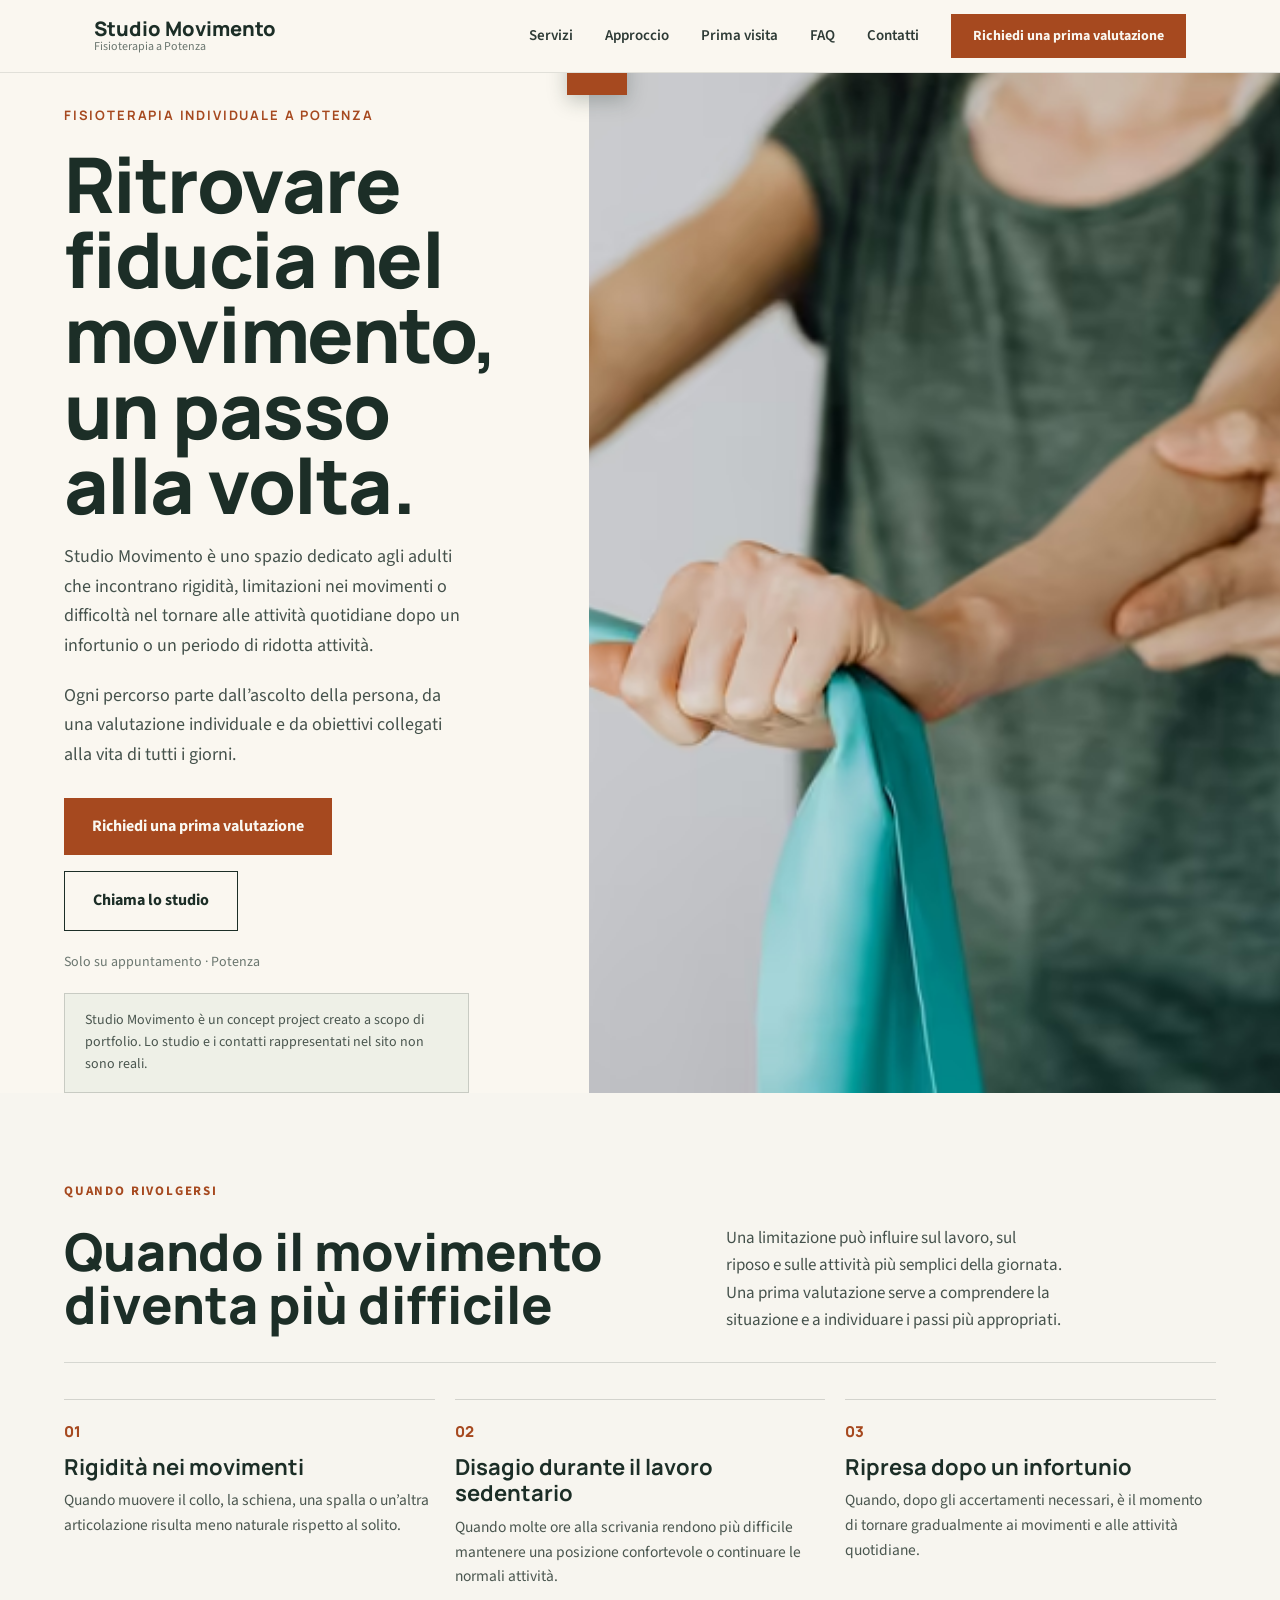
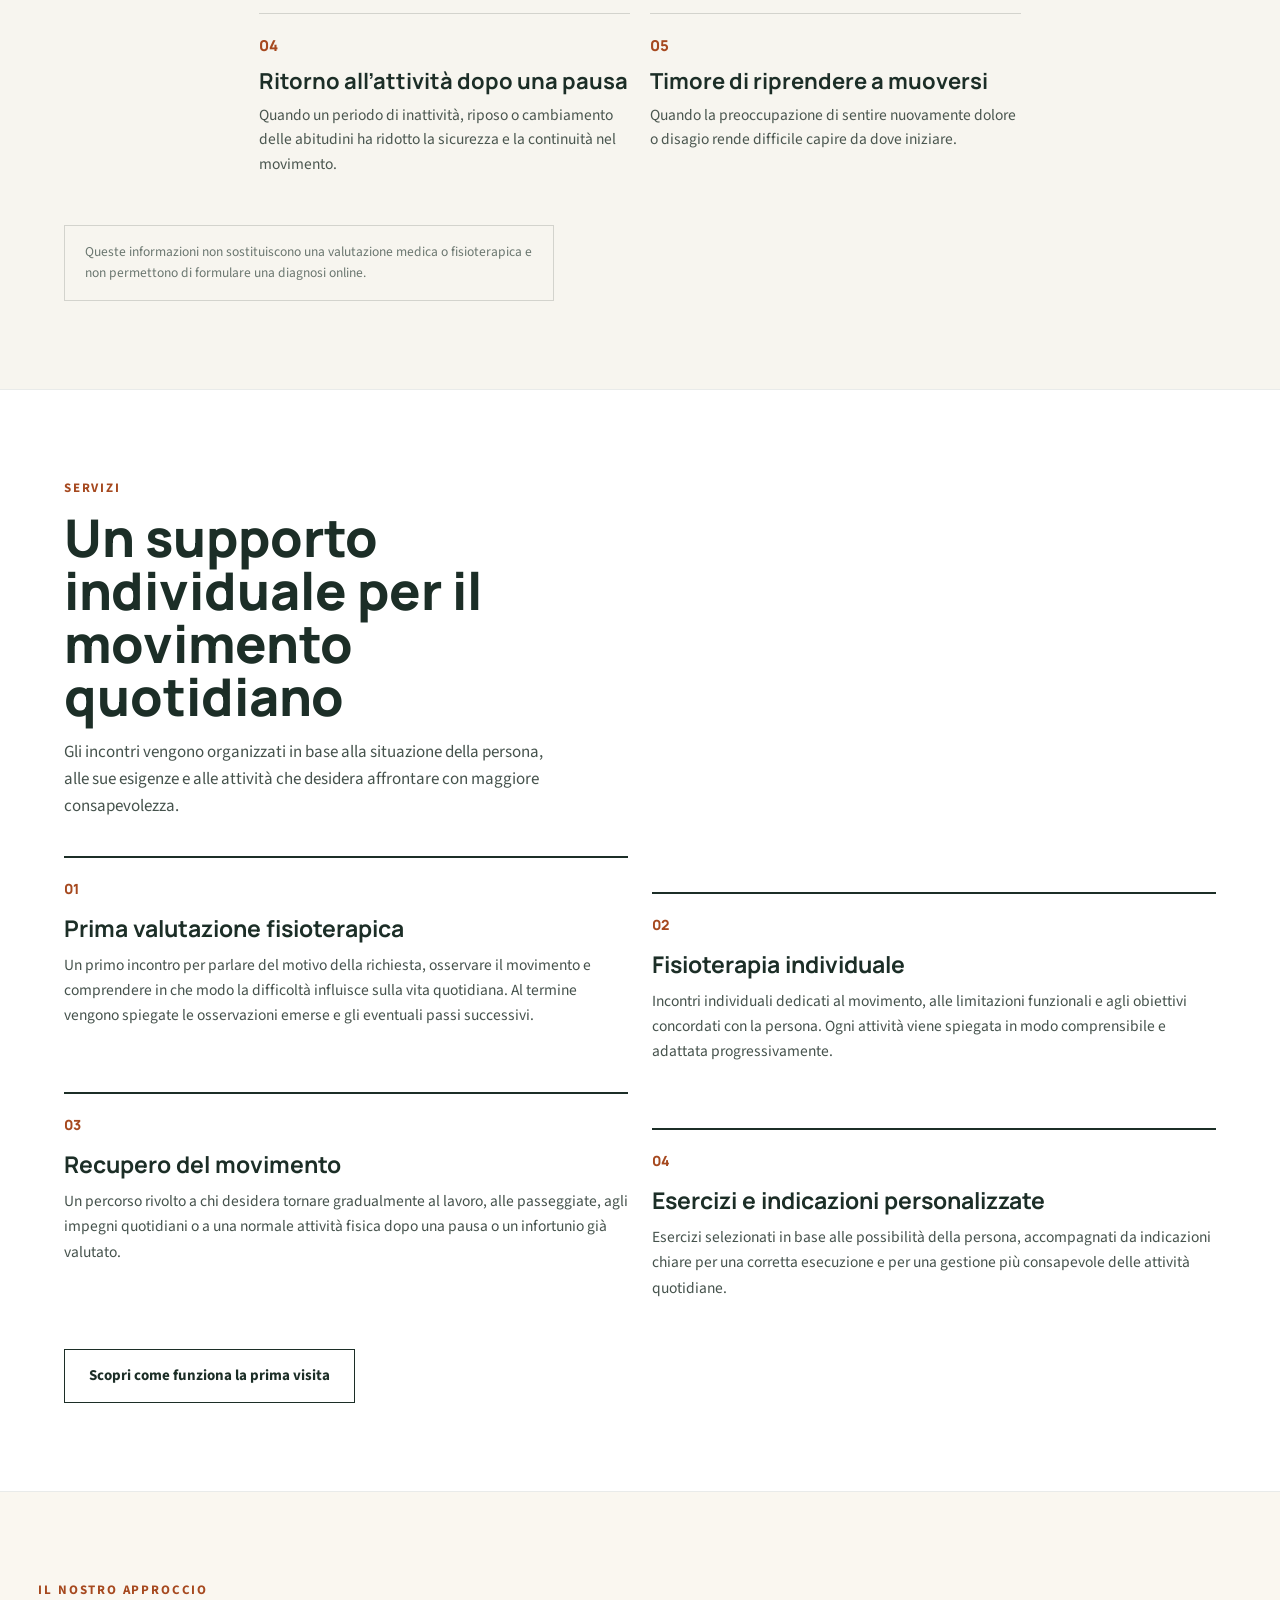
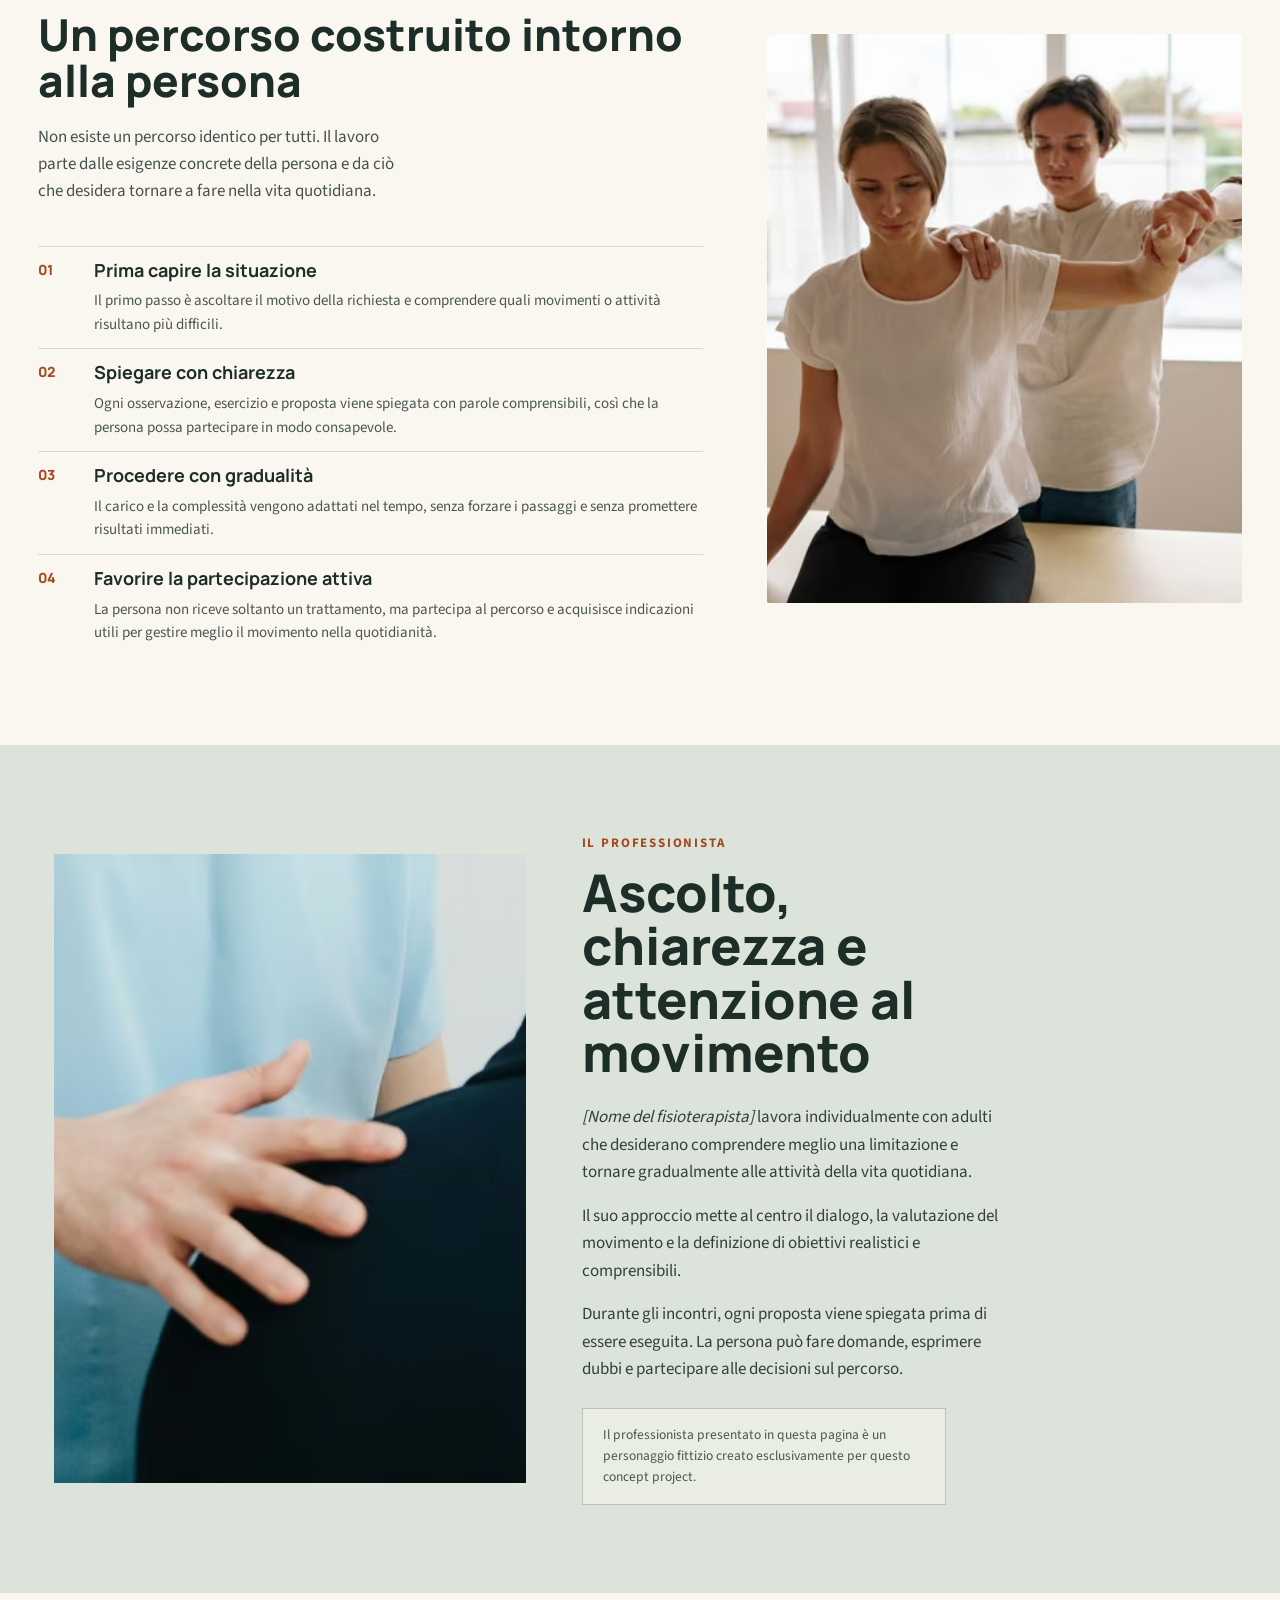
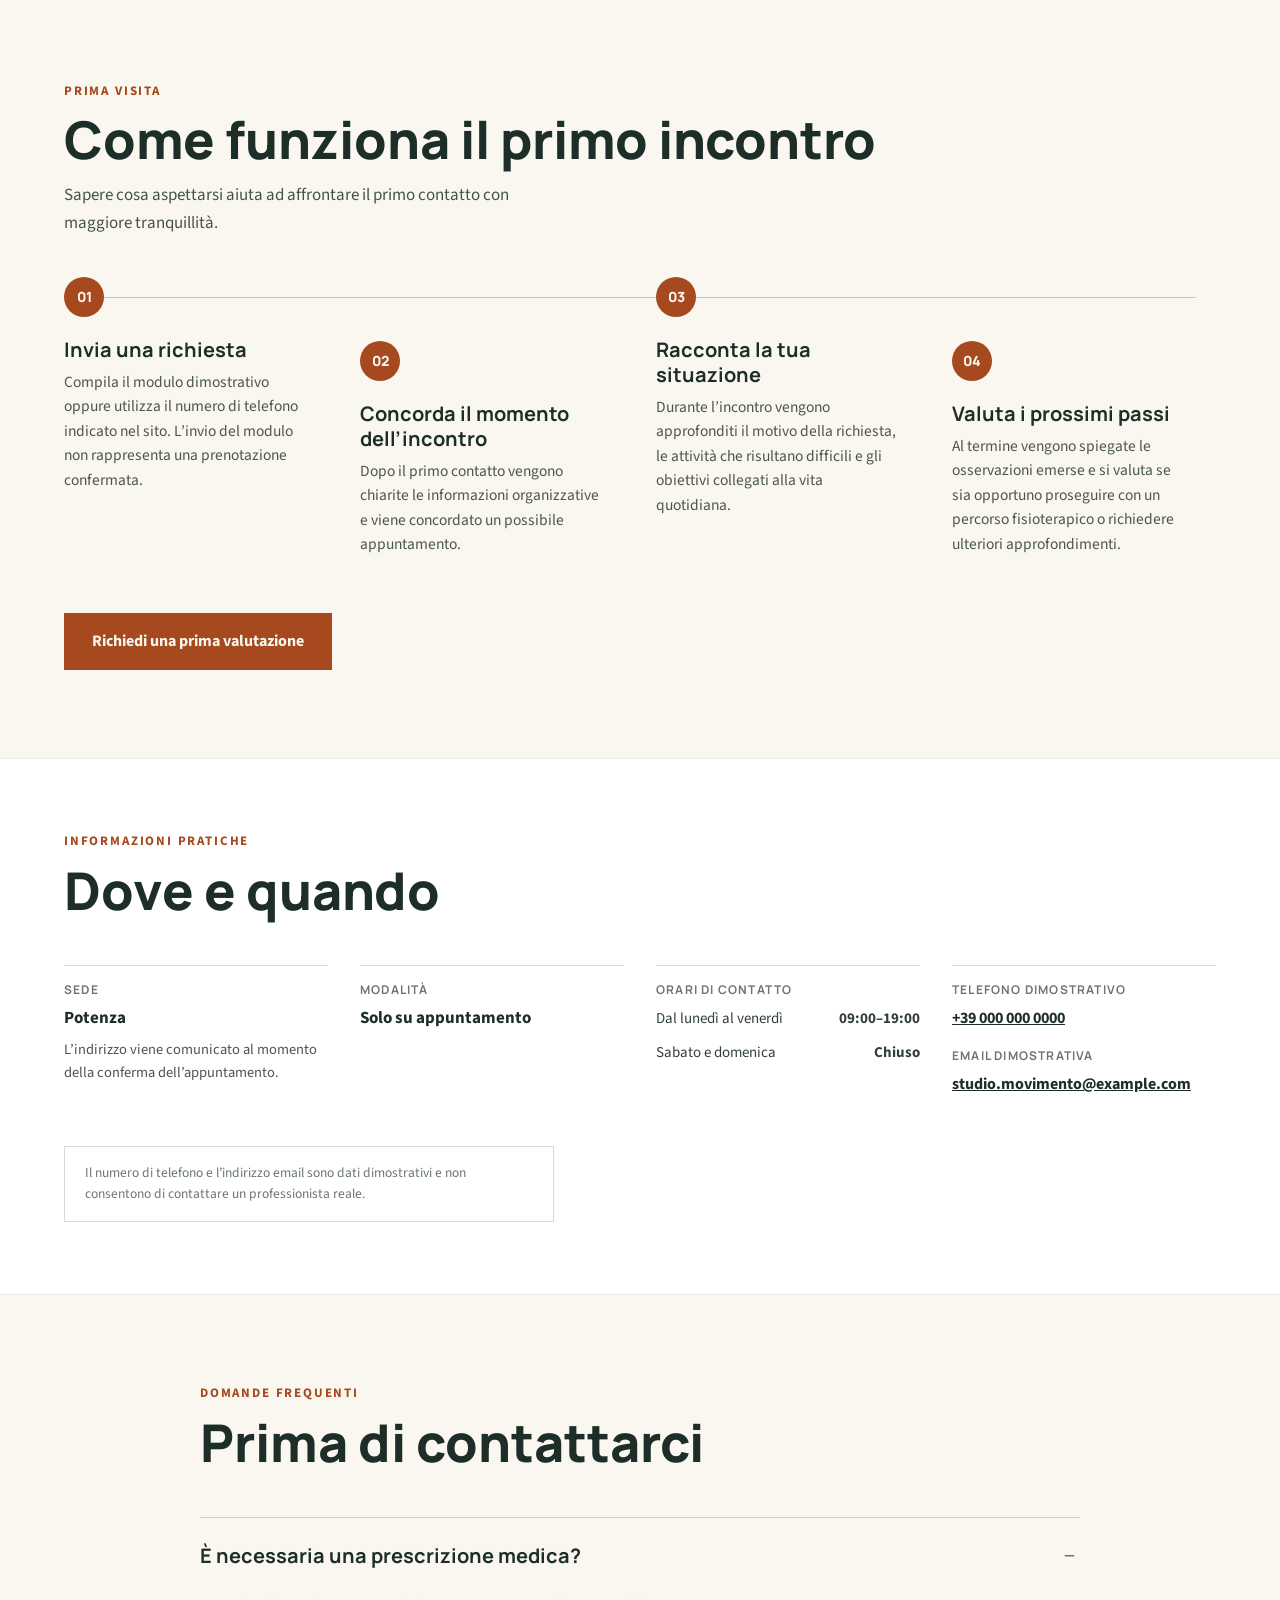
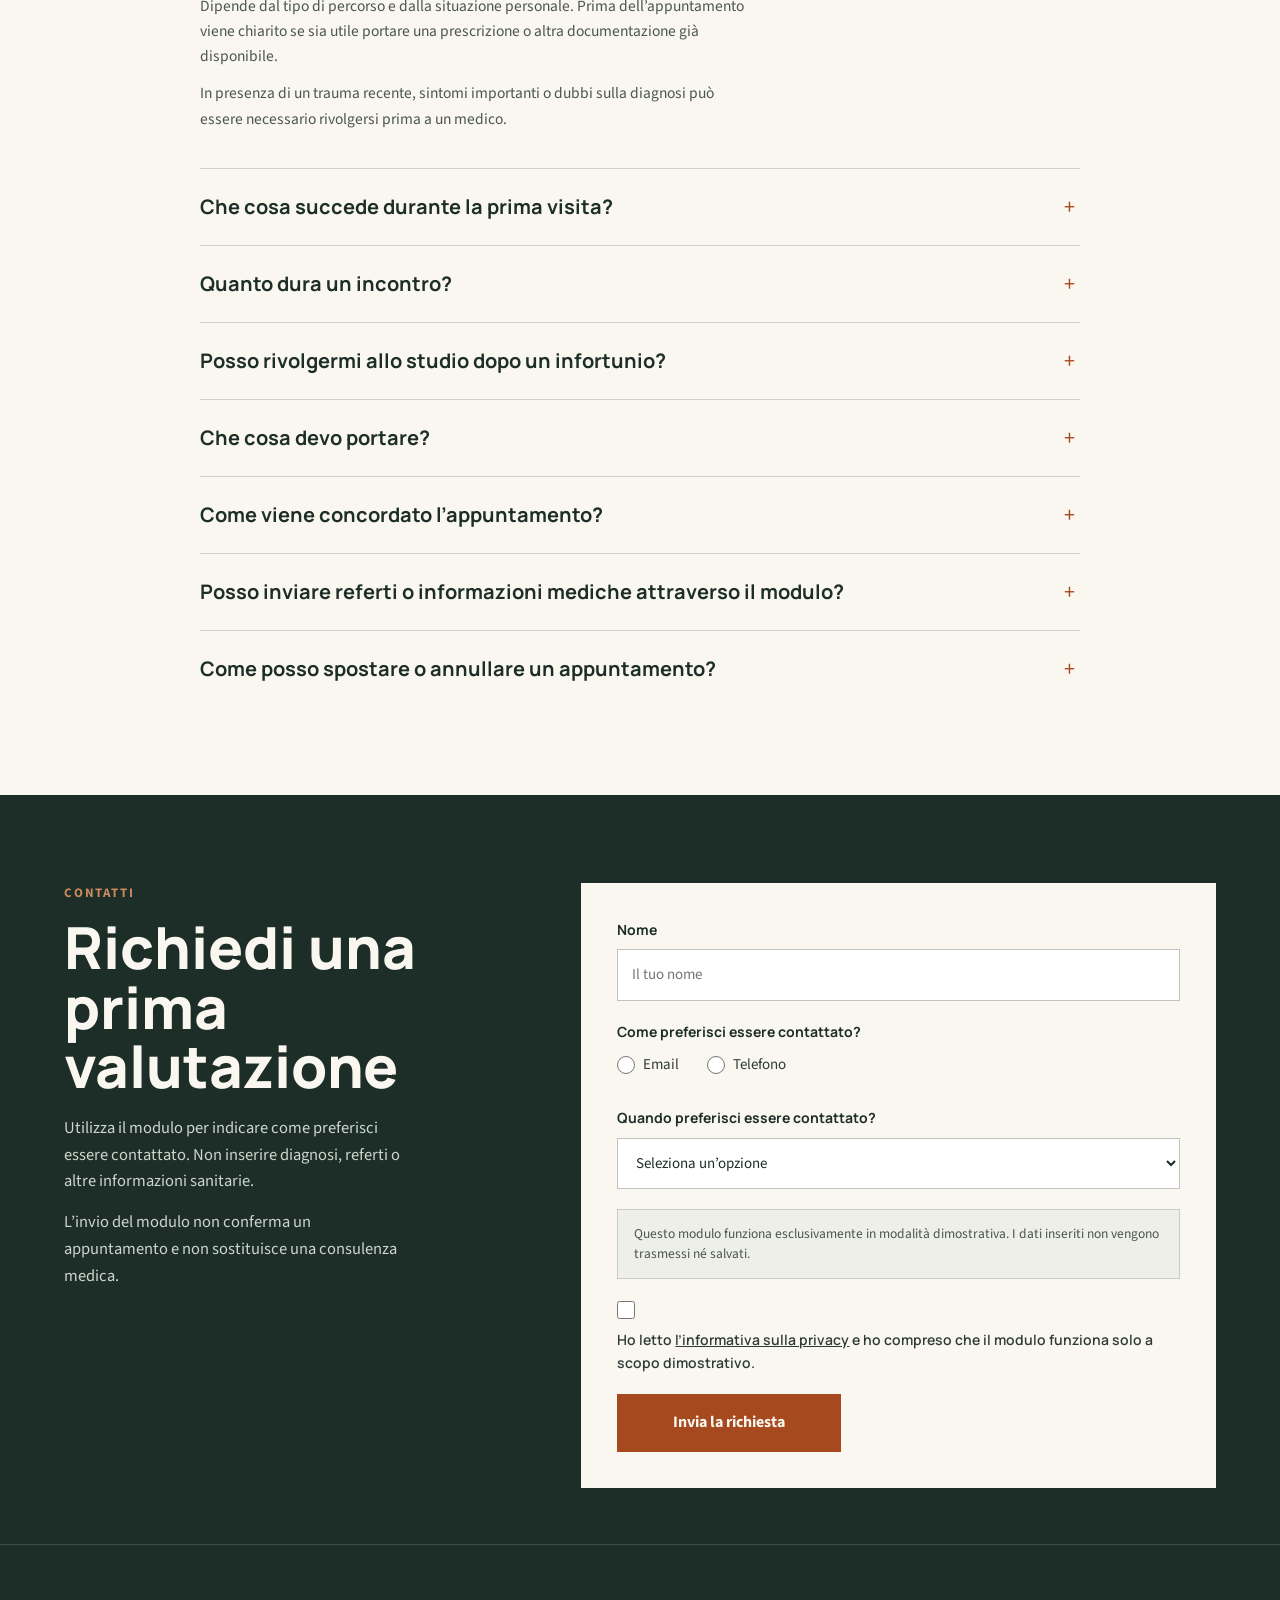
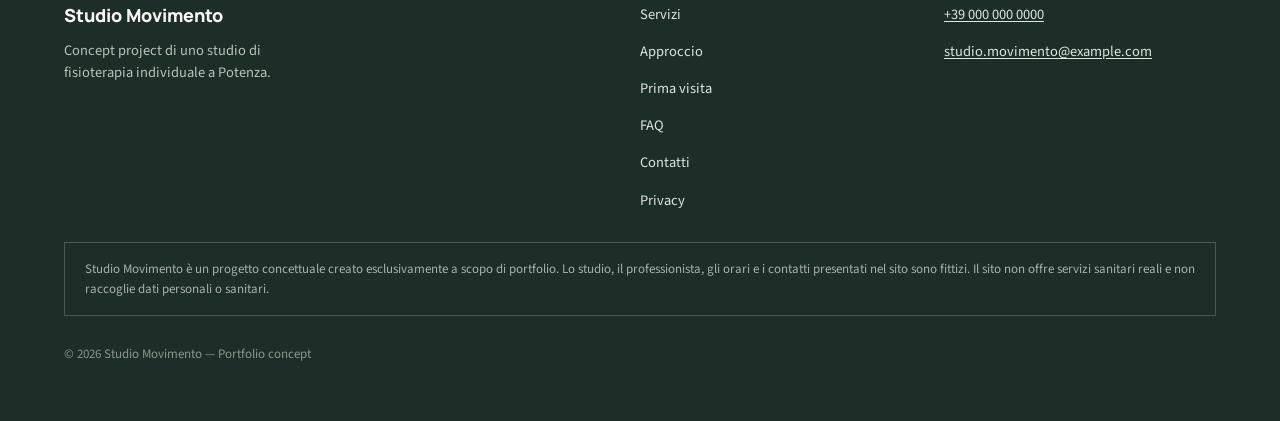
<file: index.html>
<!doctype html>
<html lang="it">
<head>
  <meta charset="UTF-8">
  <meta name="viewport" content="width=device-width, initial-scale=1">
  <title>Studio Movimento | Fisioterapia e movimento a Potenza</title>
  <meta
    name="description"
    content="Concept project per uno studio di fisioterapia a Potenza, con percorsi individuali, informazioni sulla prima visita e modulo di contatto dimostrativo."
  >
  <link
    rel="canonical"
    href="https://gorodeikin.github.io/studio-movimento/"
  >
  <meta name="theme-color" content="#1C2E27">
  <link rel="icon" href="favicon.svg" type="image/svg+xml">
  <meta property="og:type" content="website">
  <meta property="og:locale" content="it_IT">
  <meta property="og:site_name" content="Studio Movimento">
  <meta
    property="og:title"
    content="Studio Movimento | Fisioterapia e movimento a Potenza"
  >
  <meta
    property="og:description"
    content="Concept project per uno studio di fisioterapia a Potenza, con percorsi individuali, informazioni sulla prima visita e modulo di contatto dimostrativo."
  >
  <meta
    property="og:url"
    content="https://gorodeikin.github.io/studio-movimento/"
  >
  <meta
    property="og:image"
    content="https://gorodeikin.github.io/studio-movimento/assets/images/studio-movimento-social-preview.png"
  >
  <meta property="og:image:type" content="image/png">
  <meta property="og:image:width" content="1200">
  <meta property="og:image:height" content="630">
  <meta
    property="og:image:alt"
    content="Anteprima del concept project Studio Movimento"
  >
  <meta name="twitter:card" content="summary_large_image">
  <meta
    name="twitter:title"
    content="Studio Movimento | Fisioterapia e movimento a Potenza"
  >
  <meta
    name="twitter:description"
    content="Concept project per uno studio di fisioterapia a Potenza, con percorsi individuali, informazioni sulla prima visita e modulo di contatto dimostrativo."
  >
  <meta
    name="twitter:image"
    content="https://gorodeikin.github.io/studio-movimento/assets/images/studio-movimento-social-preview.png"
  >
  <meta
    name="twitter:image:alt"
    content="Anteprima del concept project Studio Movimento"
  >
  <link rel="stylesheet" href="assets/css/styles.css">
  <noscript>
    <style>
      @media (max-width: 63.9375em) {
        .site-header__container:has(.site-header__menu) {
          display: block;
        }

        .site-header__menu-panel {
          display: flex;
          position: static;
          height: auto;
          overflow: visible;
        }

        .site-header__menu[open] .site-header__menu-icon {
          background-color: transparent;
        }

        .site-header__menu[open] .site-header__menu-icon::before {
          top: 0;
          transform: rotate(45deg);
        }

        .site-header__menu[open] .site-header__menu-icon::after {
          top: 0;
          transform: rotate(-45deg);
        }
      }
    </style>
  </noscript>
</head>
<body>
  <a class="skip-link" href="#main-content">Vai al contenuto principale</a>

  <header class="site-header">
    <div class="site-header__container">
      <div class="site-header__brand">
        <p class="site-header__brand-name">Studio Movimento</p>
        <p class="site-header__brand-tagline">Fisioterapia a Potenza</p>
      </div>

      <details class="site-header__menu" data-menu open>
        <summary class="site-header__menu-toggle" data-menu-toggle>
          <span class="site-header__menu-icon" aria-hidden="true"></span>
          <span class="site-header__menu-toggle-label site-header__menu-toggle-label--open-menu">Apri il menu</span>
          <span class="site-header__menu-toggle-label site-header__menu-toggle-label--close-menu">Chiudi il menu</span>
        </summary>

        <div class="site-header__menu-panel" id="site-menu-panel" data-menu-panel>
          <nav class="site-header__nav" aria-label="Navigazione principale">
            <ul class="site-header__nav-list">
              <li class="site-header__nav-item"><a class="site-header__nav-link" href="#servizi">Servizi</a></li>
              <li class="site-header__nav-item"><a class="site-header__nav-link" href="#approccio">Approccio</a></li>
              <li class="site-header__nav-item"><a class="site-header__nav-link" href="#prima-visita">Prima visita</a></li>
              <li class="site-header__nav-item"><a class="site-header__nav-link" href="#faq">FAQ</a></li>
              <li class="site-header__nav-item"><a class="site-header__nav-link" href="#contatti">Contatti</a></li>
            </ul>
          </nav>

          <a class="site-header__cta" href="#contatti">Richiedi una prima valutazione</a>
        </div>
      </details>
    </div>
  </header>

  <main id="main-content" tabindex="-1">

    <section class="hero">
      <div class="hero__grid">
        <div class="hero__content">
          <p class="hero__eyebrow">Fisioterapia individuale a Potenza</p>

          <h1 class="hero__title">Ritrovare fiducia nel movimento, un passo alla volta.</h1>

          <p class="hero__text">Studio Movimento è uno spazio dedicato agli adulti che incontrano rigidità, limitazioni nei movimenti o difficoltà nel tornare alle attività quotidiane dopo un infortunio o un periodo di ridotta attività.</p>

          <p class="hero__text">Ogni percorso parte dall’ascolto della persona, da una valutazione individuale e da obiettivi collegati alla vita di tutti i giorni.</p>

          <div class="hero__actions">
            <a class="hero__cta hero__cta--primary" href="#contatti">Richiedi una prima valutazione</a>
            <a class="hero__cta hero__cta--secondary" href="tel:+390000000000">Chiama lo studio</a>
          </div>

          <p class="hero__meta">Solo su appuntamento · Potenza</p>

          <p class="hero__notice">Studio Movimento è un concept project creato a scopo di portfolio. Lo studio e i contatti rappresentati nel sito non sono reali.</p>
        </div>

        <div class="hero__media">
          <picture class="hero__picture">
            <source
              media="(max-width: 1023px)"
              type="image/avif"
              srcset="assets/images/hero/hero-therapy-mobile-640.avif 640w, assets/images/hero/hero-therapy-mobile-960.avif 960w"
              sizes="calc(100vw - clamp(2rem, 6vw, 6rem))"
            >
            <source
              media="(max-width: 1023px)"
              type="image/webp"
              srcset="assets/images/hero/hero-therapy-mobile-640.webp 640w, assets/images/hero/hero-therapy-mobile-960.webp 960w"
              sizes="calc(100vw - clamp(2rem, 6vw, 6rem))"
            >
            <source
              media="(max-width: 1023px)"
              type="image/jpeg"
              srcset="assets/images/hero/hero-therapy-mobile-640.jpg 640w, assets/images/hero/hero-therapy-mobile-960.jpg 960w"
              sizes="calc(100vw - clamp(2rem, 6vw, 6rem))"
            >
            <source
              media="(min-width: 1024px)"
              type="image/avif"
              srcset="assets/images/hero/hero-therapy-desktop-768.avif 768w, assets/images/hero/hero-therapy-desktop-1152.avif 1152w"
              sizes="calc(66.4vw - 139px)"
            >
            <source
              media="(min-width: 1024px)"
              type="image/webp"
              srcset="assets/images/hero/hero-therapy-desktop-768.webp 768w, assets/images/hero/hero-therapy-desktop-1152.webp 1152w"
              sizes="calc(66.4vw - 139px)"
            >
            <source
              media="(min-width: 1024px)"
              type="image/jpeg"
              srcset="assets/images/hero/hero-therapy-desktop-768.jpg 768w, assets/images/hero/hero-therapy-desktop-1152.jpg 1152w"
              sizes="calc(66.4vw - 139px)"
            >
            <img
              class="hero__image"
              src="assets/images/hero/hero-therapy-desktop-1152.jpg"
              srcset="assets/images/hero/hero-therapy-desktop-768.jpg 768w, assets/images/hero/hero-therapy-desktop-1152.jpg 1152w"
              sizes="calc(66.4vw - 139px)"
              alt="Persona che esegue un esercizio con una fascia elastica durante una sessione individuale."
              width="1152"
              height="1440"
              decoding="async"
              fetchpriority="high"
            >
          </picture>
          <span class="hero__marker" aria-hidden="true">01</span>
        </div>
      </div>
    </section>

    <section class="situations">
      <div class="situations__container">
        <header class="situations__header section-heading">
          <p class="section-heading__eyebrow">Quando rivolgersi</p>
          <h2 class="section-heading__title">Quando il movimento diventa più difficile</h2>
          <p class="section-heading__intro">Una limitazione può influire sul lavoro, sul riposo e sulle attività più semplici della giornata. Una prima valutazione serve a comprendere la situazione e a individuare i passi più appropriati.</p>
        </header>

        <ul class="situations__list">
          <li class="situations__item situation-card">
            <span class="situation-card__number" aria-hidden="true">01</span>
            <h3 class="situation-card__title">Rigidità nei movimenti</h3>
            <p class="situation-card__text">Quando muovere il collo, la schiena, una spalla o un’altra articolazione risulta meno naturale rispetto al solito.</p>
          </li>

          <li class="situations__item situation-card">
            <span class="situation-card__number" aria-hidden="true">02</span>
            <h3 class="situation-card__title">Disagio durante il lavoro sedentario</h3>
            <p class="situation-card__text">Quando molte ore alla scrivania rendono più difficile mantenere una posizione confortevole o continuare le normali attività.</p>
          </li>

          <li class="situations__item situation-card">
            <span class="situation-card__number" aria-hidden="true">03</span>
            <h3 class="situation-card__title">Ripresa dopo un infortunio</h3>
            <p class="situation-card__text">Quando, dopo gli accertamenti necessari, è il momento di tornare gradualmente ai movimenti e alle attività quotidiane.</p>
          </li>

          <li class="situations__item situation-card">
            <span class="situation-card__number" aria-hidden="true">04</span>
            <h3 class="situation-card__title">Ritorno all’attività dopo una pausa</h3>
            <p class="situation-card__text">Quando un periodo di inattività, riposo o cambiamento delle abitudini ha ridotto la sicurezza e la continuità nel movimento.</p>
          </li>

          <li class="situations__item situation-card">
            <span class="situation-card__number" aria-hidden="true">05</span>
            <h3 class="situation-card__title">Timore di riprendere a muoversi</h3>
            <p class="situation-card__text">Quando la preoccupazione di sentire nuovamente dolore o disagio rende difficile capire da dove iniziare.</p>
          </li>
        </ul>

        <p class="situations__notice">Queste informazioni non sostituiscono una valutazione medica o fisioterapica e non permettono di formulare una diagnosi online.</p>
      </div>
    </section>

    <section class="services" id="servizi">
      <div class="services__container">
        <header class="services__header section-heading">
          <p class="section-heading__eyebrow">Servizi</p>
          <h2 class="section-heading__title">Un supporto individuale per il movimento quotidiano</h2>
          <p class="section-heading__intro">Gli incontri vengono organizzati in base alla situazione della persona, alle sue esigenze e alle attività che desidera affrontare con maggiore consapevolezza.</p>
        </header>

        <ul class="services__list">
          <li class="services__item service-card">
            <span class="service-card__number" aria-hidden="true">01</span>
            <h3 class="service-card__title">Prima valutazione fisioterapica</h3>
            <p class="service-card__text">Un primo incontro per parlare del motivo della richiesta, osservare il movimento e comprendere in che modo la difficoltà influisce sulla vita quotidiana. Al termine vengono spiegate le osservazioni emerse e gli eventuali passi successivi.</p>
          </li>

          <li class="services__item service-card">
            <span class="service-card__number" aria-hidden="true">02</span>
            <h3 class="service-card__title">Fisioterapia individuale</h3>
            <p class="service-card__text">Incontri individuali dedicati al movimento, alle limitazioni funzionali e agli obiettivi concordati con la persona. Ogni attività viene spiegata in modo comprensibile e adattata progressivamente.</p>
          </li>

          <li class="services__item service-card">
            <span class="service-card__number" aria-hidden="true">03</span>
            <h3 class="service-card__title">Recupero del movimento</h3>
            <p class="service-card__text">Un percorso rivolto a chi desidera tornare gradualmente al lavoro, alle passeggiate, agli impegni quotidiani o a una normale attività fisica dopo una pausa o un infortunio già valutato.</p>
          </li>

          <li class="services__item service-card">
            <span class="service-card__number" aria-hidden="true">04</span>
            <h3 class="service-card__title">Esercizi e indicazioni personalizzate</h3>
            <p class="service-card__text">Esercizi selezionati in base alle possibilità della persona, accompagnati da indicazioni chiare per una corretta esecuzione e per una gestione più consapevole delle attività quotidiane.</p>
          </li>
        </ul>

        <a class="services__cta" href="#prima-visita">Scopri come funziona la prima visita</a>
      </div>
    </section>

    <section class="approach section" id="approccio">
      <div class="approach__container container">
        <div class="approach__grid">
          <header class="approach__header section-heading">
            <p class="section-heading__eyebrow">Il nostro approccio</p>
            <h2 class="section-heading__title">Un percorso costruito intorno alla persona</h2>
            <p class="section-heading__intro">Non esiste un percorso identico per tutti. Il lavoro parte dalle esigenze concrete della persona e da ciò che desidera tornare a fare nella vita quotidiana.</p>
          </header>

          <div class="approach__media">
            <picture class="approach__picture">
              <source
                type="image/avif"
                srcset="assets/images/approach/approach-guided-exercise-640.avif 640w, assets/images/approach/approach-guided-exercise-960.avif 960w, assets/images/approach/approach-guided-exercise-1280.avif 1280w"
                sizes="(min-width: 64em) min(40vw, 510px), calc(100vw - clamp(2rem, 6vw, 6rem))"
              >
              <source
                type="image/webp"
                srcset="assets/images/approach/approach-guided-exercise-640.webp 640w, assets/images/approach/approach-guided-exercise-960.webp 960w, assets/images/approach/approach-guided-exercise-1280.webp 1280w"
                sizes="(min-width: 64em) min(40vw, 510px), calc(100vw - clamp(2rem, 6vw, 6rem))"
              >
              <img
                class="approach__image"
                src="assets/images/approach/approach-guided-exercise-1280.jpg"
                srcset="assets/images/approach/approach-guided-exercise-640.jpg 640w, assets/images/approach/approach-guided-exercise-960.jpg 960w, assets/images/approach/approach-guided-exercise-1280.jpg 1280w"
                sizes="(min-width: 64em) min(40vw, 510px), calc(100vw - clamp(2rem, 6vw, 6rem))"
                alt="Una persona accompagna il movimento del braccio di un’altra persona in uno spazio luminoso."
                width="1280"
                height="853"
                loading="lazy"
                decoding="async"
              >
            </picture>
          </div>

          <ul class="approach__list">
            <li class="approach__item approach-card">
              <span class="approach-card__number" aria-hidden="true">01</span>
              <h3 class="approach-card__title">Prima capire la situazione</h3>
              <p class="approach-card__text">Il primo passo è ascoltare il motivo della richiesta e comprendere quali movimenti o attività risultano più difficili.</p>
            </li>

            <li class="approach__item approach-card">
              <span class="approach-card__number" aria-hidden="true">02</span>
              <h3 class="approach-card__title">Spiegare con chiarezza</h3>
              <p class="approach-card__text">Ogni osservazione, esercizio e proposta viene spiegata con parole comprensibili, così che la persona possa partecipare in modo consapevole.</p>
            </li>

            <li class="approach__item approach-card">
              <span class="approach-card__number" aria-hidden="true">03</span>
              <h3 class="approach-card__title">Procedere con gradualità</h3>
              <p class="approach-card__text">Il carico e la complessità vengono adattati nel tempo, senza forzare i passaggi e senza promettere risultati immediati.</p>
            </li>

            <li class="approach__item approach-card">
              <span class="approach-card__number" aria-hidden="true">04</span>
              <h3 class="approach-card__title">Favorire la partecipazione attiva</h3>
              <p class="approach-card__text">La persona non riceve soltanto un trattamento, ma partecipa al percorso e acquisisce indicazioni utili per gestire meglio il movimento nella quotidianità.</p>
            </li>
          </ul>
        </div>
      </div>
    </section>

    <section class="specialist">
      <div class="specialist__container">
        <header class="specialist__header section-heading">
          <p class="section-heading__eyebrow">Il professionista</p>
          <h2 class="section-heading__title">Ascolto, chiarezza e attenzione al movimento</h2>
        </header>

        <div class="specialist__media">
          <picture class="specialist__picture">
            <source
              media="(min-width: 64em)"
              type="image/avif"
              srcset="assets/images/specialist/specialist-movement-detail-desktop-480.avif 480w, assets/images/specialist/specialist-movement-detail-desktop-720.avif 720w, assets/images/specialist/specialist-movement-detail-desktop-960.avif 960w"
              sizes="min(45vw, 550px)"
            >
            <source
              media="(min-width: 64em)"
              type="image/webp"
              srcset="assets/images/specialist/specialist-movement-detail-desktop-480.webp 480w, assets/images/specialist/specialist-movement-detail-desktop-720.webp 720w, assets/images/specialist/specialist-movement-detail-desktop-960.webp 960w"
              sizes="min(45vw, 550px)"
            >
            <source
              media="(min-width: 64em)"
              type="image/jpeg"
              srcset="assets/images/specialist/specialist-movement-detail-desktop-480.jpg 480w, assets/images/specialist/specialist-movement-detail-desktop-720.jpg 720w, assets/images/specialist/specialist-movement-detail-desktop-960.jpg 960w"
              sizes="min(45vw, 550px)"
            >
            <source
              type="image/avif"
              srcset="assets/images/specialist/specialist-movement-detail-mobile-640.avif 640w, assets/images/specialist/specialist-movement-detail-mobile-960.avif 960w"
              sizes="calc(100vw - clamp(2rem, 6vw, 6rem))"
            >
            <source
              type="image/webp"
              srcset="assets/images/specialist/specialist-movement-detail-mobile-640.webp 640w, assets/images/specialist/specialist-movement-detail-mobile-960.webp 960w"
              sizes="calc(100vw - clamp(2rem, 6vw, 6rem))"
            >
            <img
              class="specialist__image"
              src="assets/images/specialist/specialist-movement-detail-mobile-960.jpg"
              srcset="assets/images/specialist/specialist-movement-detail-mobile-640.jpg 640w, assets/images/specialist/specialist-movement-detail-mobile-960.jpg 960w"
              sizes="calc(100vw - clamp(2rem, 6vw, 6rem))"
              alt="Una persona osserva e accompagna il movimento della schiena di un’altra persona."
              width="960"
              height="640"
              loading="lazy"
              decoding="async"
            >
          </picture>
        </div>

        <div class="specialist__content">
          <p class="specialist__text"><span class="specialist__placeholder">[Nome del fisioterapista]</span> lavora individualmente con adulti che desiderano comprendere meglio una limitazione e tornare gradualmente alle attività della vita quotidiana.</p>
          <p class="specialist__text">Il suo approccio mette al centro il dialogo, la valutazione del movimento e la definizione di obiettivi realistici e comprensibili.</p>
          <p class="specialist__text">Durante gli incontri, ogni proposta viene spiegata prima di essere eseguita. La persona può fare domande, esprimere dubbi e partecipare alle decisioni sul percorso.</p>

          <p class="specialist__notice">Il professionista presentato in questa pagina è un personaggio fittizio creato esclusivamente per questo concept project.</p>
        </div>
      </div>
    </section>

    <section class="first-visit" id="prima-visita">
      <div class="first-visit__container">
        <header class="first-visit__header section-heading">
          <p class="section-heading__eyebrow">Prima visita</p>
          <h2 class="section-heading__title">Come funziona il primo incontro</h2>
          <p class="section-heading__intro">Sapere cosa aspettarsi aiuta ad affrontare il primo contatto con maggiore tranquillità.</p>
        </header>

        <div class="first-visit__list">
          <span class="first-visit__line" aria-hidden="true"></span>

          <ol class="first-visit__steps">
            <li class="first-visit__item visit-step">
              <span class="visit-step__number" aria-hidden="true">01</span>
              <div class="visit-step__content">
                <h3 class="visit-step__title">Invia una richiesta</h3>
                <p class="visit-step__text">Compila il modulo dimostrativo oppure utilizza il numero di telefono indicato nel sito. L’invio del modulo non rappresenta una prenotazione confermata.</p>
              </div>
            </li>

            <li class="first-visit__item visit-step">
              <span class="visit-step__number" aria-hidden="true">02</span>
              <div class="visit-step__content">
                <h3 class="visit-step__title">Concorda il momento dell’incontro</h3>
                <p class="visit-step__text">Dopo il primo contatto vengono chiarite le informazioni organizzative e viene concordato un possibile appuntamento.</p>
              </div>
            </li>

            <li class="first-visit__item visit-step">
              <span class="visit-step__number" aria-hidden="true">03</span>
              <div class="visit-step__content">
                <h3 class="visit-step__title">Racconta la tua situazione</h3>
                <p class="visit-step__text">Durante l’incontro vengono approfonditi il motivo della richiesta, le attività che risultano difficili e gli obiettivi collegati alla vita quotidiana.</p>
              </div>
            </li>

            <li class="first-visit__item visit-step">
              <span class="visit-step__number" aria-hidden="true">04</span>
              <div class="visit-step__content">
                <h3 class="visit-step__title">Valuta i prossimi passi</h3>
                <p class="visit-step__text">Al termine vengono spiegate le osservazioni emerse e si valuta se sia opportuno proseguire con un percorso fisioterapico o richiedere ulteriori approfondimenti.</p>
              </div>
            </li>
          </ol>
        </div>

        <a class="first-visit__cta" href="#contatti">Richiedi una prima valutazione</a>
      </div>
    </section>

    <section class="practical-info">
      <div class="practical-info__container">
        <header class="practical-info__header section-heading">
          <p class="section-heading__eyebrow">Informazioni pratiche</p>
          <h2 class="section-heading__title">Dove e quando</h2>
        </header>

        <ul class="practical-info__list">
          <li class="practical-info__item info-card">
            <h3 class="info-card__title">Sede</h3>
            <p class="info-card__text">Potenza</p>
            <p class="info-card__text">L’indirizzo viene comunicato al momento della conferma dell’appuntamento.</p>
          </li>

          <li class="practical-info__item info-card">
            <h3 class="info-card__title">Modalità</h3>
            <p class="info-card__text">Solo su appuntamento</p>
          </li>

          <li class="practical-info__item info-card">
            <h3 class="info-card__title">Orari di contatto</h3>
            <dl class="info-card__schedule">
              <div class="info-card__schedule-row">
                <dt class="info-card__schedule-day">Dal lunedì al venerdì</dt>
                <dd class="info-card__schedule-time">09:00–19:00</dd>
              </div>
              <div class="info-card__schedule-row">
                <dt class="info-card__schedule-day">Sabato e domenica</dt>
                <dd class="info-card__schedule-time">Chiuso</dd>
              </div>
            </dl>
          </li>

          <li class="practical-info__item info-card info-card--contacts">
            <div class="info-card__group">
              <h3 class="info-card__title">Telefono dimostrativo</h3>
              <p class="info-card__text"><a class="info-card__link" href="tel:+390000000000">+39 000 000 0000</a></p>
            </div>

            <div class="info-card__group">
              <h3 class="info-card__title">Email dimostrativa</h3>
              <p class="info-card__text"><a class="info-card__link" href="mailto:studio.movimento@example.com">studio.movimento@example.com</a></p>
            </div>
          </li>
        </ul>

        <p class="practical-info__notice">Il numero di telefono e l’indirizzo email sono dati dimostrativi e non consentono di contattare un professionista reale.</p>
      </div>
    </section>

    <section class="faq" id="faq">
      <div class="faq__container">
        <header class="faq__header section-heading">
          <p class="section-heading__eyebrow">Domande frequenti</p>
          <h2 class="section-heading__title">Prima di contattarci</h2>
        </header>

        <div class="faq__list">
          <details class="faq-item" open>
            <summary class="faq-item__summary">
              <span class="faq-item__question">È necessaria una prescrizione medica?</span>
              <span class="faq-item__icon" aria-hidden="true"></span>
            </summary>
            <div class="faq-item__answer">
              <p class="faq-item__answer-text">Dipende dal tipo di percorso e dalla situazione personale. Prima dell’appuntamento viene chiarito se sia utile portare una prescrizione o altra documentazione già disponibile.</p>
              <p class="faq-item__answer-text">In presenza di un trauma recente, sintomi importanti o dubbi sulla diagnosi può essere necessario rivolgersi prima a un medico.</p>
            </div>
          </details>

          <details class="faq-item">
            <summary class="faq-item__summary">
              <span class="faq-item__question">Che cosa succede durante la prima visita?</span>
              <span class="faq-item__icon" aria-hidden="true"></span>
            </summary>
            <div class="faq-item__answer">
              <p class="faq-item__answer-text">La prima visita comprende un colloquio, la raccolta delle informazioni utili e una valutazione del movimento in relazione alle difficoltà quotidiane.</p>
              <p class="faq-item__answer-text">Al termine vengono spiegate le osservazioni e gli eventuali passi successivi.</p>
            </div>
          </details>

          <details class="faq-item">
            <summary class="faq-item__summary">
              <span class="faq-item__question">Quanto dura un incontro?</span>
              <span class="faq-item__icon" aria-hidden="true"></span>
            </summary>
            <div class="faq-item__answer">
              <p class="faq-item__answer-text">La durata viene comunicata al momento della conferma. La prima visita può richiedere più tempo rispetto agli incontri successivi perché comprende il colloquio iniziale e la valutazione.</p>
            </div>
          </details>

          <details class="faq-item">
            <summary class="faq-item__summary">
              <span class="faq-item__question">Posso rivolgermi allo studio dopo un infortunio?</span>
              <span class="faq-item__icon" aria-hidden="true"></span>
            </summary>
            <div class="faq-item__answer">
              <p class="faq-item__answer-text">È possibile richiedere un primo contatto quando l’infortunio è già stato valutato oppure quando sono disponibili le indicazioni necessarie per iniziare un percorso fisioterapico.</p>
              <p class="faq-item__answer-text">Il sito non permette di valutare a distanza la gravità di un infortunio.</p>
            </div>
          </details>

          <details class="faq-item">
            <summary class="faq-item__summary">
              <span class="faq-item__question">Che cosa devo portare?</span>
              <span class="faq-item__icon" aria-hidden="true"></span>
            </summary>
            <div class="faq-item__answer">
              <p class="faq-item__answer-text">È consigliabile indossare abiti comodi. Se possiedi già prescrizioni o documenti utili, puoi portarli direttamente all’incontro.</p>
              <p class="faq-item__answer-text">Non inviare documenti sanitari attraverso il modulo del sito.</p>
            </div>
          </details>

          <details class="faq-item">
            <summary class="faq-item__summary">
              <span class="faq-item__question">Come viene concordato l’appuntamento?</span>
              <span class="faq-item__icon" aria-hidden="true"></span>
            </summary>
            <div class="faq-item__answer">
              <p class="faq-item__answer-text">Dopo la richiesta, il professionista contatta la persona attraverso il canale selezionato e propone una possibile disponibilità.</p>
              <p class="faq-item__answer-text">Il modulo non effettua una prenotazione automatica.</p>
            </div>
          </details>

          <details class="faq-item">
            <summary class="faq-item__summary">
              <span class="faq-item__question">Posso inviare referti o informazioni mediche attraverso il modulo?</span>
              <span class="faq-item__icon" aria-hidden="true"></span>
            </summary>
            <div class="faq-item__answer">
              <p class="faq-item__answer-text">No. Il modulo serve esclusivamente a richiedere un contatto.</p>
              <p class="faq-item__answer-text">Non inserire diagnosi, referti, fotografie, informazioni sullo stato di salute o altri dati sanitari.</p>
            </div>
          </details>

          <details class="faq-item">
            <summary class="faq-item__summary">
              <span class="faq-item__question">Come posso spostare o annullare un appuntamento?</span>
              <span class="faq-item__icon" aria-hidden="true"></span>
            </summary>
            <div class="faq-item__answer">
              <p class="faq-item__answer-text">È possibile utilizzare il telefono o l’email indicati al momento della conferma e avvisare lo studio appena possibile.</p>
            </div>
          </details>
        </div>
      </div>
    </section>

    <section class="contact" id="contatti">
      <div class="contact__container">
        <header class="contact__header section-heading">
          <p class="section-heading__eyebrow">Contatti</p>
          <h2 class="section-heading__title">Richiedi una prima valutazione</h2>
          <p class="section-heading__intro">Utilizza il modulo per indicare come preferisci essere contattato. Non inserire diagnosi, referti o altre informazioni sanitarie.</p>
          <p class="section-heading__intro">L’invio del modulo non conferma un appuntamento e non sostituisce una consulenza medica.</p>
        </header>

        <form class="contact-form" data-contact-form>
          <div class="contact-form__field form-field">
            <label class="form-field__label" for="contact-name">Nome</label>
            <input
              class="form-field__input"
              type="text"
              id="contact-name"
              name="contact-name"
              placeholder="Il tuo nome"
              autocomplete="name"
              maxlength="100"
              required
              data-contact-input="name"
              aria-describedby="contact-name-error"
            >
            <p class="form-field__error" id="contact-name-error" data-field-error hidden></p>
          </div>

          <fieldset class="contact-form__fieldset form-field" aria-describedby="contact-preference-error">
            <legend class="form-field__legend">Come preferisci essere contattato?</legend>

            <div class="contact-form__radio-group">
              <div class="contact-form__radio-item">
                <input
                  class="contact-form__radio-input"
                  type="radio"
                  id="contact-preference-email"
                  name="contact-preference"
                  value="email"
                  required
                  data-contact-method
                >
                <label class="contact-form__radio-label" for="contact-preference-email">Email</label>
              </div>

              <div class="contact-form__radio-item">
                <input
                  class="contact-form__radio-input"
                  type="radio"
                  id="contact-preference-phone"
                  name="contact-preference"
                  value="telefono"
                  required
                  data-contact-method
                >
                <label class="contact-form__radio-label" for="contact-preference-phone">Telefono</label>
              </div>
            </div>

            <p class="form-field__error" id="contact-preference-error" data-field-error hidden></p>
          </fieldset>

          <div class="contact-form__field form-field" data-contact-field="email">
            <label class="form-field__label" for="contact-email">Indirizzo email</label>
            <input
              class="form-field__input"
              type="email"
              id="contact-email"
              name="contact-email"
              autocomplete="email"
              data-contact-input="email"
              aria-describedby="contact-email-error"
            >
            <p class="form-field__error" id="contact-email-error" data-field-error hidden></p>
          </div>

          <div class="contact-form__field form-field" data-contact-field="phone">
            <label class="form-field__label" for="contact-phone">Numero di telefono</label>
            <input
              class="form-field__input"
              type="tel"
              id="contact-phone"
              name="contact-phone"
              autocomplete="tel"
              data-contact-input="phone"
              aria-describedby="contact-phone-error"
            >
            <p class="form-field__error" id="contact-phone-error" data-field-error hidden></p>
          </div>

          <div class="contact-form__field form-field">
            <label class="form-field__label" for="contact-time">Quando preferisci essere contattato?</label>
            <select class="form-field__select" id="contact-time" name="contact-time">
              <option value="">Seleziona un’opzione</option>
              <option value="mattina">Mattina</option>
              <option value="pomeriggio">Pomeriggio</option>
              <option value="sera">Sera</option>
              <option value="nessuna-preferenza">Nessuna preferenza</option>
            </select>
          </div>

          <p class="contact-form__notice">Questo modulo funziona esclusivamente in modalità dimostrativa. I dati inseriti non vengono trasmessi né salvati.</p>

          <div class="contact-form__field contact-form__field--checkbox form-field">
            <input
              class="contact-form__checkbox-input"
              type="checkbox"
              id="contact-privacy-consent"
              name="contact-privacy-consent"
              required
              aria-describedby="contact-privacy-error"
            >
            <label class="form-field__label form-field__label--checkbox" for="contact-privacy-consent">
              Ho letto <a href="privacy.html">l’informativa sulla privacy</a> e ho compreso che il modulo funziona solo a scopo dimostrativo.
            </label>
            <p class="form-field__error" id="contact-privacy-error" data-field-error hidden></p>
          </div>

          <div class="contact-form__actions">
            <button class="contact-form__submit" type="button" data-form-submit>Invia la richiesta</button>
          </div>

          <p class="contact-form__status" data-form-status tabindex="-1" role="status" aria-live="polite" hidden></p>
        </form>
      </div>
    </section>

  </main>

  <footer class="site-footer">
    <div class="site-footer__container">
      <div class="site-footer__brand">
        <p class="site-footer__brand-name">Studio Movimento</p>
        <p class="site-footer__text">Concept project di uno studio di fisioterapia individuale a Potenza.</p>
      </div>

      <nav class="site-footer__nav" aria-label="Navigazione footer">
        <ul class="site-footer__nav-list">
          <li class="site-footer__nav-item"><a class="site-footer__nav-link" href="#servizi">Servizi</a></li>
          <li class="site-footer__nav-item"><a class="site-footer__nav-link" href="#approccio">Approccio</a></li>
          <li class="site-footer__nav-item"><a class="site-footer__nav-link" href="#prima-visita">Prima visita</a></li>
          <li class="site-footer__nav-item"><a class="site-footer__nav-link" href="#faq">FAQ</a></li>
          <li class="site-footer__nav-item"><a class="site-footer__nav-link" href="#contatti">Contatti</a></li>
          <li class="site-footer__nav-item"><a class="site-footer__nav-link" href="privacy.html">Privacy</a></li>
        </ul>
      </nav>

      <div class="site-footer__contacts">
        <p class="site-footer__text"><a class="site-footer__link" href="tel:+390000000000">+39 000 000 0000</a></p>
        <p class="site-footer__text"><a class="site-footer__link" href="mailto:studio.movimento@example.com">studio.movimento@example.com</a></p>
      </div>

      <p class="site-footer__disclaimer notice">Studio Movimento è un progetto concettuale creato esclusivamente a scopo di portfolio. Lo studio, il professionista, gli orari e i contatti presentati nel sito sono fittizi. Il sito non offre servizi sanitari reali e non raccoglie dati personali o sanitari.</p>

      <p class="site-footer__copyright">© 2026 Studio Movimento — Portfolio concept</p>
    </div>
  </footer>

  <script src="assets/js/main.js" defer></script>
</body>
</html>
</file>
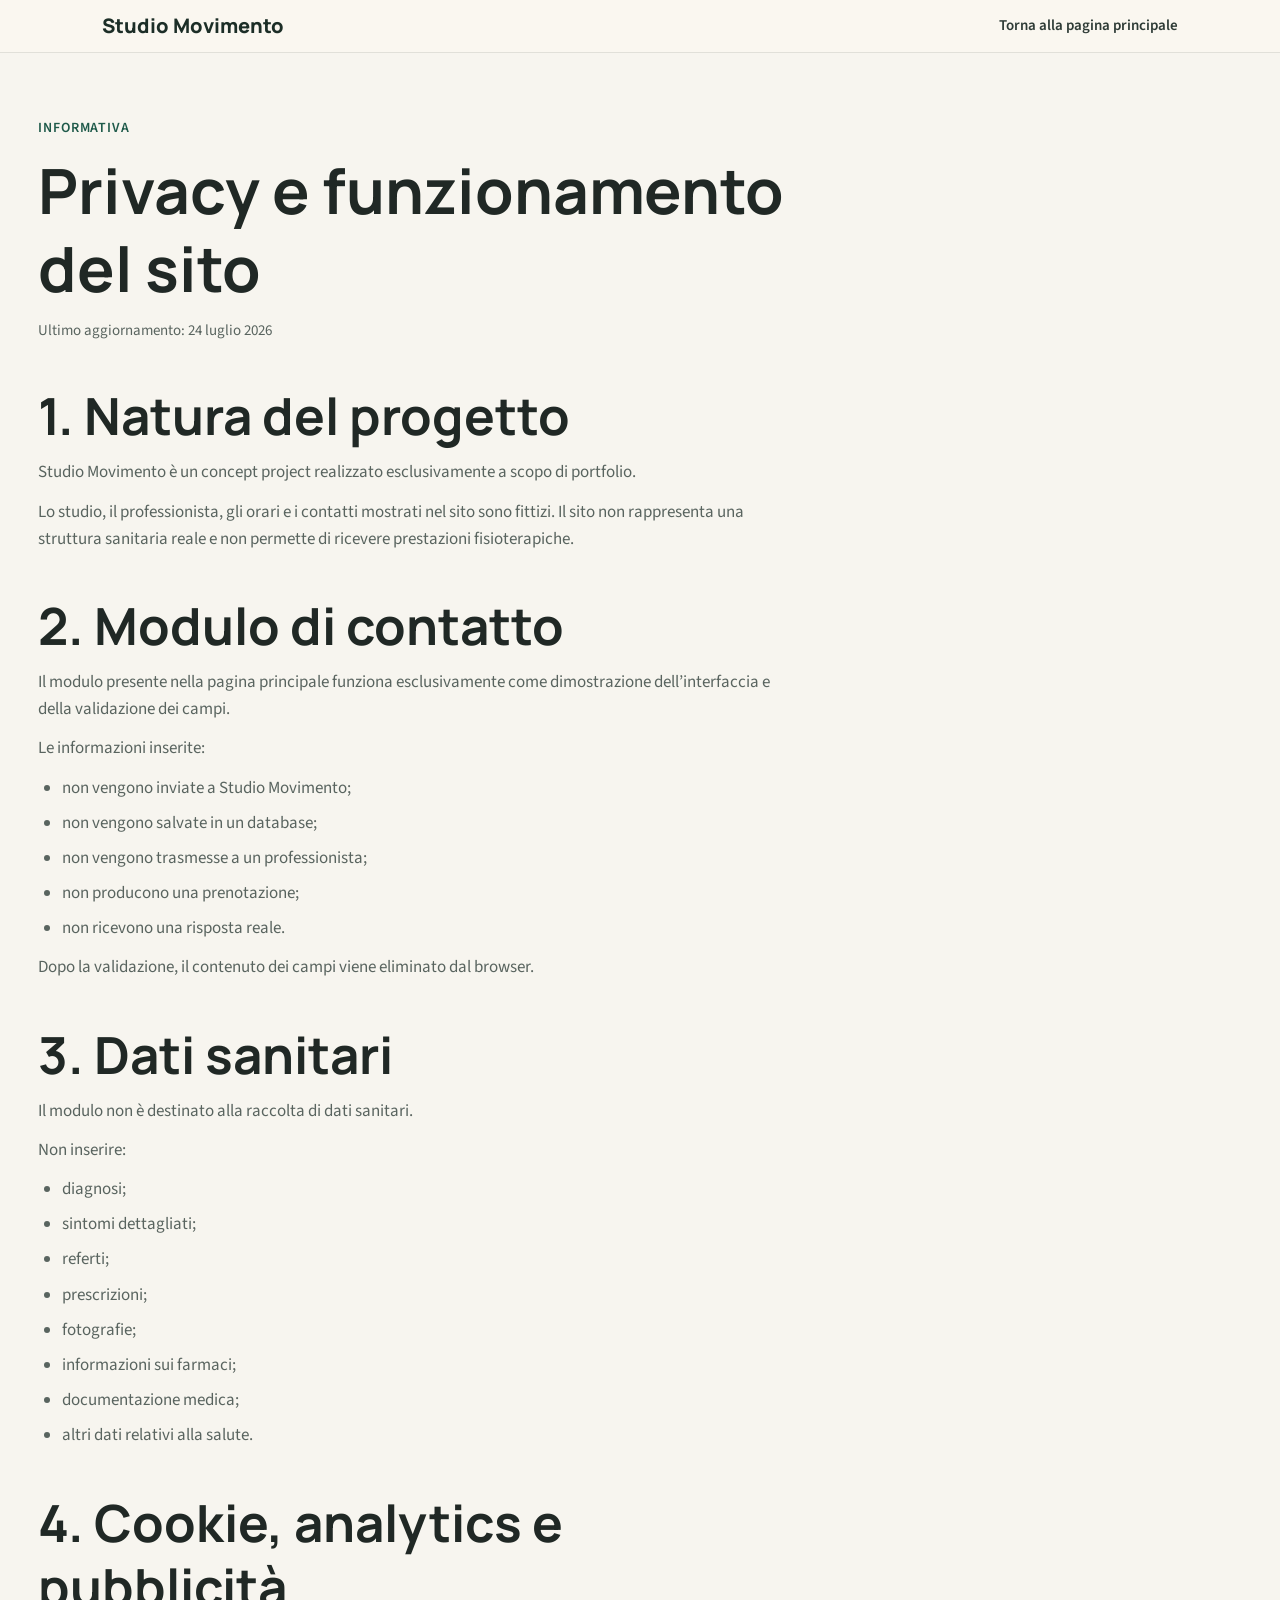
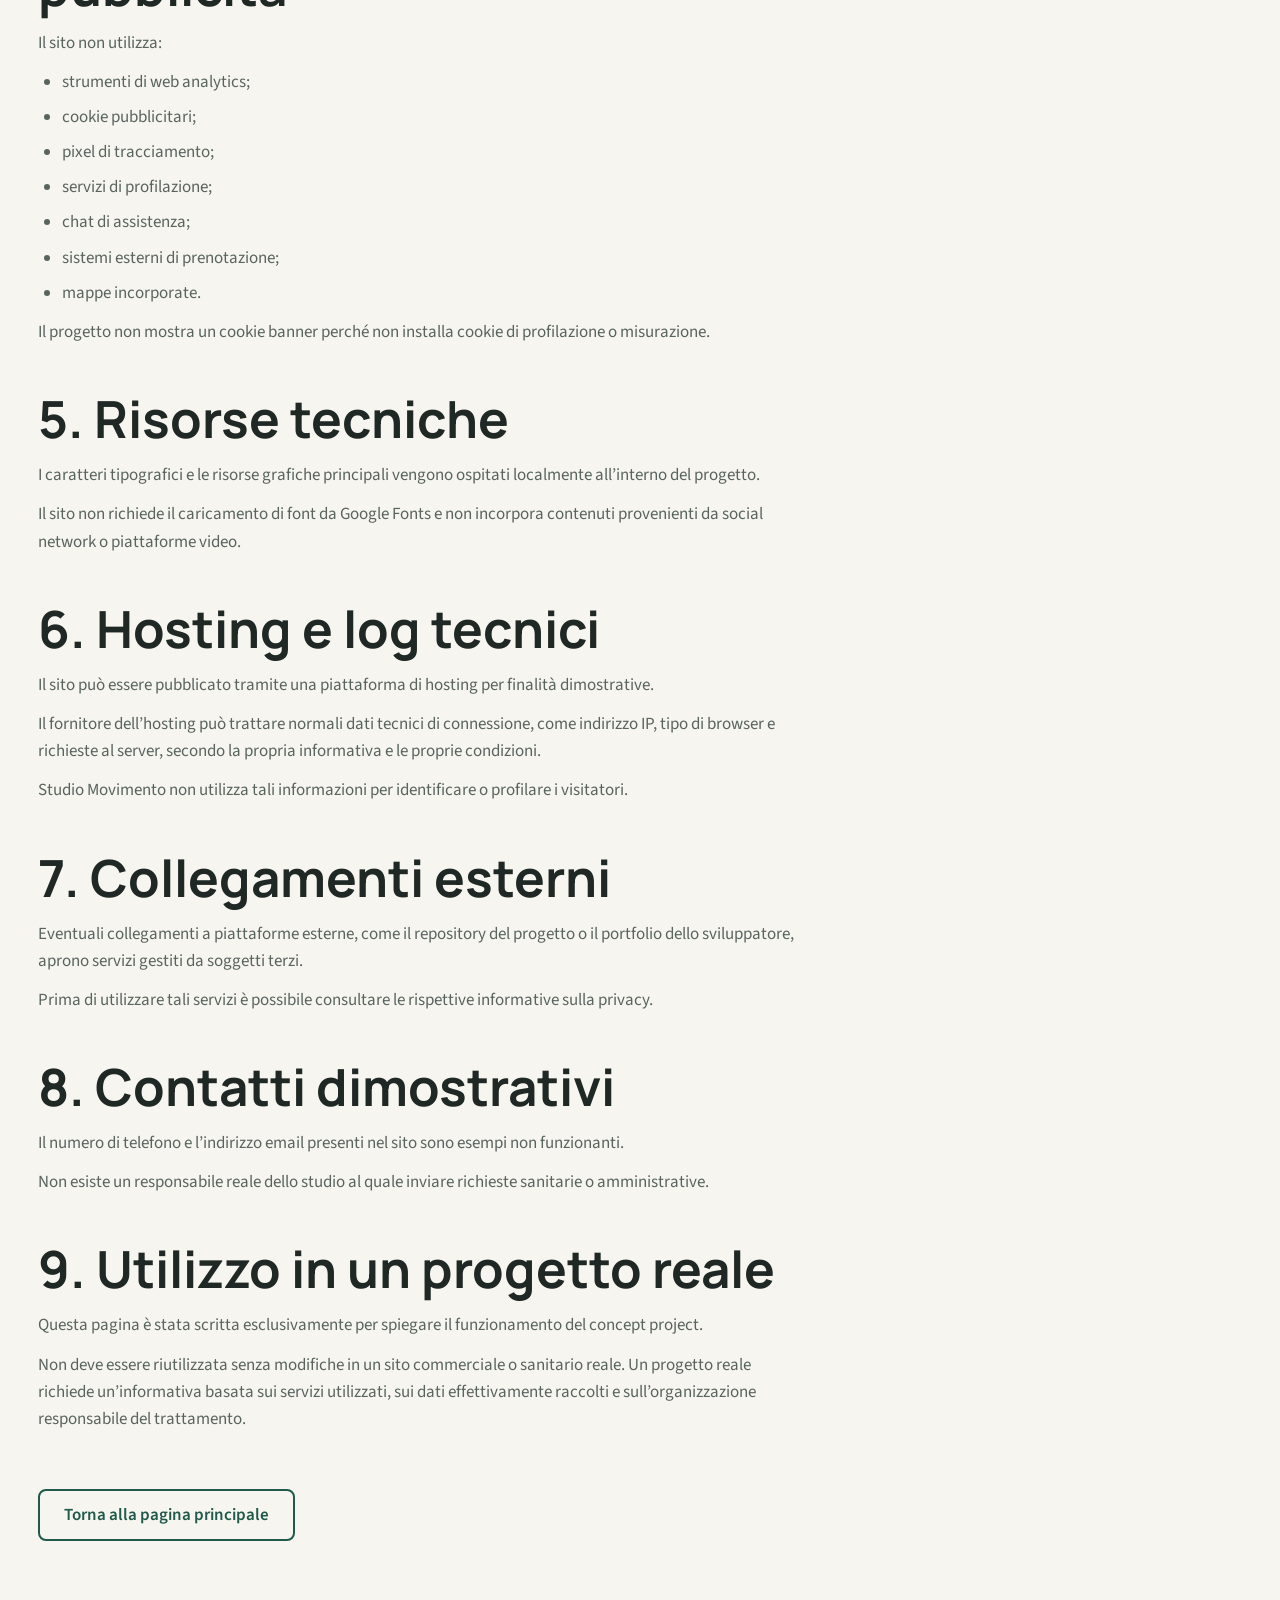
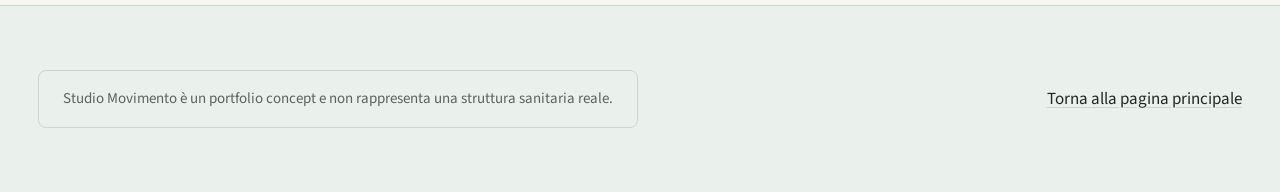
<file: privacy.html>
<!doctype html>
<html lang="it">
<head>
  <meta charset="UTF-8">
  <meta name="viewport" content="width=device-width, initial-scale=1">
  <title>Privacy e funzionamento del sito | Studio Movimento</title>
  <meta
    name="description"
    content="Informativa sul funzionamento dimostrativo del concept project Studio Movimento e sul trattamento dei dati nel modulo di contatto."
  >
  <link
    rel="canonical"
    href="https://gorodeikin.github.io/studio-movimento/privacy.html"
  >
  <meta name="theme-color" content="#1C2E27">
  <link rel="icon" href="favicon.svg" type="image/svg+xml">
  <meta property="og:type" content="website">
  <meta property="og:locale" content="it_IT">
  <meta property="og:site_name" content="Studio Movimento">
  <meta
    property="og:title"
    content="Privacy e funzionamento del sito | Studio Movimento"
  >
  <meta
    property="og:description"
    content="Informativa sul funzionamento dimostrativo del concept project Studio Movimento e sul trattamento dei dati nel modulo di contatto."
  >
  <meta
    property="og:url"
    content="https://gorodeikin.github.io/studio-movimento/privacy.html"
  >
  <meta
    property="og:image"
    content="https://gorodeikin.github.io/studio-movimento/assets/images/studio-movimento-social-preview.png"
  >
  <meta property="og:image:type" content="image/png">
  <meta property="og:image:width" content="1200">
  <meta property="og:image:height" content="630">
  <meta
    property="og:image:alt"
    content="Anteprima del concept project Studio Movimento"
  >
  <meta name="twitter:card" content="summary_large_image">
  <meta
    name="twitter:title"
    content="Privacy e funzionamento del sito | Studio Movimento"
  >
  <meta
    name="twitter:description"
    content="Informativa sul funzionamento dimostrativo del concept project Studio Movimento e sul trattamento dei dati nel modulo di contatto."
  >
  <meta
    name="twitter:image"
    content="https://gorodeikin.github.io/studio-movimento/assets/images/studio-movimento-social-preview.png"
  >
  <meta
    name="twitter:image:alt"
    content="Anteprima del concept project Studio Movimento"
  >
  <link rel="stylesheet" href="assets/css/styles.css">
</head>
<body>
  <a class="skip-link" href="#main-content">Vai al contenuto principale</a>

  <header class="site-header">
    <div class="site-header__container container">
      <div class="site-header__brand">
        <p class="site-header__brand-name">Studio Movimento</p>
      </div>

      <nav class="site-header__nav" aria-label="Navigazione principale">
        <ul class="site-header__nav-list">
          <li class="site-header__nav-item"><a class="site-header__nav-link" href="index.html">Torna alla pagina principale</a></li>
        </ul>
      </nav>
    </div>
  </header>

  <main id="main-content" tabindex="-1">
    <section class="legal section">
      <div class="legal__container container">
        <header class="legal__header section-heading">
          <p class="section-heading__eyebrow">Informativa</p>
          <h1 class="legal__title">Privacy e funzionamento del sito</h1>
          <p class="legal__updated">Ultimo aggiornamento: <time datetime="2026-07-24">24 luglio 2026</time></p>
        </header>

        <article class="legal__section">
          <h2 class="legal__section-title">1. Natura del progetto</h2>
          <p class="legal__text">Studio Movimento è un concept project realizzato esclusivamente a scopo di portfolio.</p>
          <p class="legal__text">Lo studio, il professionista, gli orari e i contatti mostrati nel sito sono fittizi. Il sito non rappresenta una struttura sanitaria reale e non permette di ricevere prestazioni fisioterapiche.</p>
        </article>

        <article class="legal__section">
          <h2 class="legal__section-title">2. Modulo di contatto</h2>
          <p class="legal__text">Il modulo presente nella pagina principale funziona esclusivamente come dimostrazione dell’interfaccia e della validazione dei campi.</p>
          <p class="legal__text">Le informazioni inserite:</p>
          <ul class="legal__list">
            <li class="legal__list-item">non vengono inviate a Studio Movimento;</li>
            <li class="legal__list-item">non vengono salvate in un database;</li>
            <li class="legal__list-item">non vengono trasmesse a un professionista;</li>
            <li class="legal__list-item">non producono una prenotazione;</li>
            <li class="legal__list-item">non ricevono una risposta reale.</li>
          </ul>
          <p class="legal__text">Dopo la validazione, il contenuto dei campi viene eliminato dal browser.</p>
        </article>

        <article class="legal__section">
          <h2 class="legal__section-title">3. Dati sanitari</h2>
          <p class="legal__text">Il modulo non è destinato alla raccolta di dati sanitari.</p>
          <p class="legal__text">Non inserire:</p>
          <ul class="legal__list">
            <li class="legal__list-item">diagnosi;</li>
            <li class="legal__list-item">sintomi dettagliati;</li>
            <li class="legal__list-item">referti;</li>
            <li class="legal__list-item">prescrizioni;</li>
            <li class="legal__list-item">fotografie;</li>
            <li class="legal__list-item">informazioni sui farmaci;</li>
            <li class="legal__list-item">documentazione medica;</li>
            <li class="legal__list-item">altri dati relativi alla salute.</li>
          </ul>
        </article>

        <article class="legal__section">
          <h2 class="legal__section-title">4. Cookie, analytics e pubblicità</h2>
          <p class="legal__text">Il sito non utilizza:</p>
          <ul class="legal__list">
            <li class="legal__list-item">strumenti di web analytics;</li>
            <li class="legal__list-item">cookie pubblicitari;</li>
            <li class="legal__list-item">pixel di tracciamento;</li>
            <li class="legal__list-item">servizi di profilazione;</li>
            <li class="legal__list-item">chat di assistenza;</li>
            <li class="legal__list-item">sistemi esterni di prenotazione;</li>
            <li class="legal__list-item">mappe incorporate.</li>
          </ul>
          <p class="legal__text">Il progetto non mostra un cookie banner perché non installa cookie di profilazione o misurazione.</p>
        </article>

        <article class="legal__section">
          <h2 class="legal__section-title">5. Risorse tecniche</h2>
          <p class="legal__text">I caratteri tipografici e le risorse grafiche principali vengono ospitati localmente all’interno del progetto.</p>
          <p class="legal__text">Il sito non richiede il caricamento di font da Google Fonts e non incorpora contenuti provenienti da social network o piattaforme video.</p>
        </article>

        <article class="legal__section">
          <h2 class="legal__section-title">6. Hosting e log tecnici</h2>
          <p class="legal__text">Il sito può essere pubblicato tramite una piattaforma di hosting per finalità dimostrative.</p>
          <p class="legal__text">Il fornitore dell’hosting può trattare normali dati tecnici di connessione, come indirizzo IP, tipo di browser e richieste al server, secondo la propria informativa e le proprie condizioni.</p>
          <p class="legal__text">Studio Movimento non utilizza tali informazioni per identificare o profilare i visitatori.</p>
        </article>

        <article class="legal__section">
          <h2 class="legal__section-title">7. Collegamenti esterni</h2>
          <p class="legal__text">Eventuali collegamenti a piattaforme esterne, come il repository del progetto o il portfolio dello sviluppatore, aprono servizi gestiti da soggetti terzi.</p>
          <p class="legal__text">Prima di utilizzare tali servizi è possibile consultare le rispettive informative sulla privacy.</p>
        </article>

        <article class="legal__section">
          <h2 class="legal__section-title">8. Contatti dimostrativi</h2>
          <p class="legal__text">Il numero di telefono e l’indirizzo email presenti nel sito sono esempi non funzionanti.</p>
          <p class="legal__text">Non esiste un responsabile reale dello studio al quale inviare richieste sanitarie o amministrative.</p>
        </article>

        <article class="legal__section">
          <h2 class="legal__section-title">9. Utilizzo in un progetto reale</h2>
          <p class="legal__text">Questa pagina è stata scritta esclusivamente per spiegare il funzionamento del concept project.</p>
          <p class="legal__text">Non deve essere riutilizzata senza modifiche in un sito commerciale o sanitario reale. Un progetto reale richiede un’informativa basata sui servizi utilizzati, sui dati effettivamente raccolti e sull’organizzazione responsabile del trattamento.</p>
        </article>

        <a class="legal__back-link button button--secondary" href="index.html">Torna alla pagina principale</a>
      </div>
    </section>
  </main>

  <footer class="site-footer">
    <div class="site-footer__container container">
      <p class="site-footer__disclaimer notice">Studio Movimento è un portfolio concept e non rappresenta una struttura sanitaria reale.</p>
      <a class="site-footer__link" href="index.html">Torna alla pagina principale</a>
    </div>
  </footer>

</body>
</html>
</file>
<file: assets/css/styles.css>
/* ==========================================================================
   0. Fonts
   ========================================================================== */

@font-face {
  font-family: "Manrope";
  src: url("../fonts/manrope-variable.woff2") format("woff2");
  font-style: normal;
  font-weight: 600 800;
  font-display: swap;
}

@font-face {
  font-family: "Source Sans 3";
  src: url("../fonts/source-sans-3-variable.woff2") format("woff2");
  font-style: normal;
  font-weight: 400 700;
  font-display: swap;
}

/* ==========================================================================
   1. Custom properties
   ========================================================================== */

:root {
  /* Colors */
  --color-text-primary: #202825;
  --color-text-secondary: #59645f;
  --color-background: #f7f5ef;
  --color-surface: #ffffff;
  --color-surface-muted: #eaf1ec;
  --color-brand: #1f5a4a;
  --color-brand-hover: #17463a;
  --color-accent: #ad5133;
  --color-border: #cbd6cf;
  --color-control-border: #7d8b84;
  --color-error: #a43a3a;
  --color-success: #2f6b4f;

  /* Typography */
  --font-heading: "Manrope", "Segoe UI", Arial, sans-serif;
  --font-body: "Source Sans 3", "Segoe UI", Arial, sans-serif;
  --font-size-body: 1.0625rem;
  --line-height-body: 1.6;

  /* Layout */
  --container-max-width: 76.25rem;
  --container-padding: clamp(1rem, 3vw, 3rem);
  --space-2xs: 0.5rem;
  --space-xs: 0.75rem;
  --space-sm: 1rem;
  --space-md: 1.5rem;
  --space-lg: 2.5rem;
  --space-xl: 4rem;
  --space-2xl: 5.5rem;

  /* Interactive */
  --control-min-height: 3.25rem;
  --radius-sm: 0.25rem;
  --radius-md: 0.5rem;
  --focus-outline: 3px solid var(--color-accent);

  /* Sticky header scroll offset */
  --header-offset: 6.75rem;

  /* Editorial direction (stage 6B.1) — "Doppia colonna, doppio ritmo".
     Introduced for Header/Hero only; other sections keep the palette
     above until their own redesign stage reaches them. */
  --color-forest: #1c2e27;
  --color-limestone: #faf7f0;
  --color-terracotta: #a6491f;
  --color-terracotta-hover: #7d3717;
  --color-graphite: #2e3b36;
  --color-graphite-muted: #45524c;
  --color-sage: #dce3da;
  --color-border-editorial: rgba(46, 59, 54, 0.16);
  --focus-outline-editorial: 3px solid var(--color-terracotta);

  --radius-editorial-image: 0.125rem;
  --radius-editorial-control: 0.125rem;
}

@media (min-width: 64em) {
  :root {
    --header-offset: 7rem;
  }
}

/* ==========================================================================
   2. Box sizing and minimal reset
   ========================================================================== */

*,
*::before,
*::after {
  box-sizing: border-box;
}

* {
  margin: 0;
}

ul,
ol {
  padding: 0;
  list-style: none;
}

/* ==========================================================================
   3. Base html, body, images, forms
   ========================================================================== */

html {
  -webkit-text-size-adjust: 100%;
  scroll-padding-top: var(--header-offset);
}

main {
  scroll-margin-top: var(--header-offset);
}

body {
  background-color: var(--color-background);
  color: var(--color-text-primary);
  font-family: var(--font-body);
  font-size: var(--font-size-body);
  line-height: var(--line-height-body);
  text-rendering: optimizeSpeed;
}

img,
svg {
  display: block;
  max-width: 100%;
}

a {
  color: var(--color-brand);
}

a:hover {
  color: var(--color-brand-hover);
}

input,
select,
textarea,
button {
  font: inherit;
  color: inherit;
}

button {
  cursor: pointer;
  background: none;
  border: none;
}

:focus-visible {
  outline: var(--focus-outline);
  outline-offset: 3px;
}

/* Editorial direction (stage 6B.1): Header/Hero interactive elements use
   the terracotta focus ring so it reads as part of the new palette,
   rather than the older amber ring the rest of the page still uses. */
.site-header :focus-visible,
.hero :focus-visible {
  outline: var(--focus-outline-editorial);
  outline-offset: 3px;
}

/* ==========================================================================
   4. Typography
   ========================================================================== */

h1,
h2,
h3 {
  font-family: var(--font-heading);
  font-weight: 700;
  line-height: 1.25;
  color: var(--color-text-primary);
}

h1 {
  font-size: clamp(2.4rem, 1.9rem + 2.5vw, 4.8rem);
}

h2 {
  font-size: clamp(2rem, 1.6rem + 2vw, 3.5rem);
}

h3 {
  font-size: clamp(1.125rem, 1.05rem + 0.4vw, 1.375rem);
}

p {
  color: var(--color-text-secondary);
}

/* ==========================================================================
   5. Layout primitives
   ========================================================================== */

.container {
  width: min(100% - 2 * var(--container-padding), var(--container-max-width));
  margin-inline: auto;
}

.section {
  padding-block: var(--space-xl);
}

.skip-link {
  position: absolute;
  top: -100%;
  left: var(--space-sm);
  z-index: 100;
  padding: var(--space-xs) var(--space-md);
  background-color: var(--color-brand);
  color: var(--color-surface);
  border-radius: var(--radius-sm);
  text-decoration: none;
}

.skip-link:focus {
  top: var(--space-sm);
}

/* ==========================================================================
   6. Reusable components
   ========================================================================== */

/* Section heading */

.section-heading {
  display: flex;
  flex-direction: column;
  gap: var(--space-xs);
  max-width: 46rem;
  margin-bottom: var(--space-lg);
}

.section-heading__eyebrow {
  font-weight: 600;
  color: var(--color-brand);
  text-transform: uppercase;
  letter-spacing: 0.06em;
  font-size: 0.875rem;
}

/* Editorial direction (stage 6B.2/6B.3/6B.R4): Situations/Services/
   Approach/Specialist/First Visit/Practical Information/FAQ carry the
   terracotta eyebrow, scoped to just these sections — Contact keeps
   the brand-green eyebrow above until its own redesign stage. */
.situations .section-heading__eyebrow,
.services .section-heading__eyebrow,
.approach .section-heading__eyebrow,
.specialist .section-heading__eyebrow,
.first-visit .section-heading__eyebrow,
.practical-info .section-heading__eyebrow,
.faq .section-heading__eyebrow {
  /* terracotta-hover, not terracotta: the Approach eyebrow sits on the
     sage background, where plain terracotta measures 4.46:1 — just
     under the 4.5:1 AA text minimum. terracotta-hover clears it
     (6.6:1) on sage and on every other section's lighter background
     alike, so one color choice covers all of them safely. */
  color: var(--color-terracotta-hover);
}

.section-heading__title {
  margin: 0;
}

.section-heading__intro {
  margin-top: var(--space-2xs);
}

/* Button */

.button {
  display: inline-flex;
  align-items: center;
  justify-content: center;
  min-height: var(--control-min-height);
  padding-inline: var(--space-md);
  border-radius: var(--radius-md);
  font-weight: 600;
  text-align: center;
  text-decoration: none;
  border: 2px solid transparent;
  transition: background-color 0.15s ease, color 0.15s ease, border-color 0.15s ease;
}

.button--primary {
  background-color: var(--color-brand);
  color: var(--color-surface);
}

.button--primary:hover {
  background-color: var(--color-brand-hover);
  color: var(--color-surface);
}

.button--primary:active {
  background-color: var(--color-brand-hover);
}

.button--secondary {
  background-color: transparent;
  border-color: var(--color-brand);
  color: var(--color-brand);
}

.button--secondary:hover {
  background-color: var(--color-surface-muted);
  color: var(--color-brand-hover);
}

.button--secondary:active {
  background-color: var(--color-surface-muted);
  border-color: var(--color-brand-hover);
  color: var(--color-brand-hover);
}

/* Editorial direction (stage 6B.1) — terracotta/forest button treatment,
   used only where the new Header/Hero already apply the new palette. */

.button--accent {
  background-color: var(--color-terracotta);
  color: var(--color-limestone);
  border-radius: var(--radius-editorial-control);
}

.button--accent:hover {
  background-color: var(--color-terracotta-hover);
  color: var(--color-limestone);
}

.button--accent:active {
  background-color: var(--color-terracotta-hover);
}

.button--outline-dark {
  background-color: transparent;
  border-color: var(--color-forest);
  color: var(--color-forest);
  border-radius: var(--radius-editorial-control);
}

.button--outline-dark:hover {
  background-color: rgba(28, 46, 39, 0.06);
  color: var(--color-forest);
}

.button--outline-dark:active {
  background-color: rgba(28, 46, 39, 0.1);
  color: var(--color-forest);
}

@media (prefers-reduced-motion: reduce) {
  .button {
    transition: none;
  }
}

/* Notice */

.notice {
  padding: var(--space-sm) var(--space-md);
  background-color: var(--color-surface-muted);
  border: 1px solid var(--color-border);
  border-radius: var(--radius-md);
  color: var(--color-text-secondary);
  font-size: 0.9375rem;
}

/* Form field */
/* Self-contained pixel-first fields, used only by the Contact form. */

.form-field {
  display: flex;
  flex-direction: column;
  gap: 8px;
}

.form-field__label {
  font-family: var(--font-heading);
  font-weight: 700;
  font-size: 14px;
  color: var(--color-forest);
}

.form-field__legend {
  font-family: var(--font-heading);
  font-weight: 700;
  font-size: 14px;
  color: var(--color-forest);
  padding: 0;
}

.form-field__input,
.form-field__select {
  min-height: 44px;
  padding: 13px 14px;
  font-family: inherit;
  font-size: 15px;
  color: var(--color-forest);
  background-color: #fff;
  border: 1.5px solid rgba(46, 59, 54, 0.3);
  border-radius: 0;
}

.form-field__input:focus-visible,
.form-field__select:focus-visible {
  outline: var(--focus-outline-editorial);
  outline-offset: 2px;
}

.form-field__label--checkbox {
  font-weight: 400;
  font-size: 14px;
  color: var(--color-graphite);
}

.form-field__label--checkbox a {
  color: inherit;
  text-decoration: underline;
}

/* ==========================================================================
   7. Page blocks
   ========================================================================== */

/* Site header */
/* Self-contained pixel-first component per pixel-spec.md — sizes,
   paddings and breakpoints below are deliberately absolute px, not
   shared with the rem-based section scale used elsewhere on the page. */

.site-header {
  position: sticky;
  top: 0;
  z-index: 50;
  background-color: var(--color-limestone);
  border-bottom: 1px solid rgba(46, 59, 54, 0.12);
}

.site-header__container {
  max-width: 1220px;
  margin-inline: auto;
  display: flex;
  align-items: center;
  justify-content: space-between;
  gap: 16px;
  padding: 14px clamp(20px, 5vw, 64px);
}

.site-header__brand {
  display: flex;
  flex-direction: column;
  line-height: 1.1;
}

.site-header__brand-name {
  font-family: var(--font-heading);
  font-weight: 800;
  font-size: 20px;
  color: var(--color-forest);
  white-space: nowrap;
}

.site-header__brand-tagline {
  font-size: 12px;
  color: #6b7770;
}

/* Site header — nav + CTA */
/* The same nav/link/CTA elements serve both the compact dropdown panel
   (<1024px) and the inline desktop row (>=1024px); details/summary
   drives open/close natively so navigation keeps working with
   JavaScript disabled, and main.js only layers ARIA sync, focus trap,
   Escape and scroll-lock on top of the built-in open/close behaviour. */

.site-header__nav-list {
  display: flex;
  flex-direction: column;
}

.site-header__nav-link {
  display: flex;
  align-items: center;
  min-height: 44px;
  padding-block: 12px;
  border-bottom: 1px solid rgba(46, 59, 54, 0.08);
  text-decoration: none;
  color: var(--color-graphite);
  font-weight: 600;
  font-size: 17px;
}

.site-header__nav-link:hover {
  color: var(--color-terracotta);
}

.site-header__nav-link:active {
  color: var(--color-terracotta-hover);
}

.site-header__cta {
  display: inline-flex;
  align-items: center;
  justify-content: center;
  margin-top: 12px;
  padding-inline: 22px;
  min-height: 44px;
  background-color: var(--color-terracotta);
  color: var(--color-limestone);
  text-decoration: none;
  font-weight: 700;
  font-size: 14px;
  white-space: nowrap;
}

.site-header__cta:hover {
  background-color: var(--color-terracotta-hover);
  color: var(--color-limestone);
}

.site-header__cta:active {
  background-color: var(--color-terracotta-hover);
}

/* Site header — hamburger (<1024px) */

.site-header__menu-toggle {
  position: relative;
  display: inline-flex;
  align-items: center;
  justify-content: center;
  width: 44px;
  height: 44px;
  border: 1px solid rgba(46, 59, 54, 0.25);
  background: transparent;
  cursor: pointer;
  flex-shrink: 0;
  list-style: none;
}

.site-header__menu-toggle::-webkit-details-marker {
  display: none;
}

/* Accessible name for the hamburger button: visually hidden (clipped to
   1x1px, not display:none) so it still contributes to the accessible
   name via normal content, but never affects the button's 44x44 box or
   the icon's layout. Which of the two labels is present in the
   accessibility tree is driven purely by the native details[open]
   attribute — no JavaScript required. */
.site-header__menu-toggle-label {
  position: absolute;
  width: 1px;
  height: 1px;
  margin: -1px;
  padding: 0;
  overflow: hidden;
  clip: rect(0, 0, 0, 0);
  white-space: nowrap;
  border: 0;
}

.site-header__menu-toggle-label--close-menu {
  display: none;
}

.site-header__menu[open] .site-header__menu-toggle-label--open-menu {
  display: none;
}

.site-header__menu[open] .site-header__menu-toggle-label--close-menu {
  display: inline;
}

.site-header__menu-toggle::marker {
  content: "";
}

.site-header__menu-icon {
  position: relative;
  display: inline-block;
  width: 20px;
  height: 2px;
}

.site-header__menu-icon::before,
.site-header__menu-icon::after {
  content: "";
  position: absolute;
  left: 0;
  width: 20px;
  height: 2px;
  background-color: var(--color-forest);
  transition: transform 0.15s ease, top 0.15s ease;
}

.site-header__menu-icon::before {
  top: -4px;
}

.site-header__menu-icon::after {
  top: 4px;
}

/* Keyed on body.is-menu-open (JS-driven), not the static `open`
   attribute — so the icon doesn't render as an X before main.js has
   had a chance to close the menu on mobile load. */
body.is-menu-open .site-header__menu-icon::before {
  top: 0;
  transform: rotate(45deg);
}

body.is-menu-open .site-header__menu-icon::after {
  top: 0;
  transform: rotate(-45deg);
}

@media (prefers-reduced-motion: reduce) {
  .site-header__menu-icon::before,
  .site-header__menu-icon::after {
    transition: none;
  }
}

/* Site header — compact (<1024px): toggle-driven dropdown panel, synced
   with main.js (matchMedia) and the <noscript> fallback in <head>. */

.site-header__menu-panel {
  display: none;
  position: absolute;
  inset-inline: 0;
  top: 100%;
  /* `100%` resolves against the sticky header's own rendered box (the
     nearest positioned ancestor), so this always equals "viewport
     height minus the header's actual height" — self-adjusting, no
     hardcoded header height to fall out of sync. `dvh` keeps it
     correct as mobile browser chrome shows/hides. */
  height: calc(100dvh - 100%);
  overflow-y: auto;
  flex-direction: column;
  gap: 4px;
  padding: 8px 20px 24px;
  background-color: var(--color-limestone);
  border-top: 1px solid rgba(46, 59, 54, 0.12);
}

/* Gated on the JS-driven body class, not the static `open` attribute,
   so the overlay never paints before main.js has closed the menu on
   mobile load — eliminates the first-paint flash. */
body.is-menu-open .site-header__menu-panel {
  display: flex;
}

body.is-menu-open {
  overflow: hidden;
}

/* Site header — desktop (>=1024px): nav stays permanently open
   (main.js forces details.open = true) and lays out as an inline row;
   hamburger is hidden. Boundary synced with main.js (matchMedia) and
   the <noscript> fallback in <head>. */

@media (min-width: 1024px) {
  .site-header__menu-toggle {
    display: none;
  }

  .site-header__menu-panel {
    display: flex;
    position: static;
    height: auto;
    overflow: visible;
    flex-direction: row;
    align-items: center;
    gap: 32px;
    padding: 0;
    background: none;
    border-top: none;
  }

  .site-header__nav-list {
    flex-direction: row;
    align-items: center;
    gap: 32px;
  }

  .site-header__nav-link {
    min-height: auto;
    padding-block: 0;
    border-bottom: none;
    font-size: 15px;
  }

  .site-header__cta {
    margin-top: 0;
  }
}

/* Hero */
/* Full-bleed, self-contained pixel-first component — deliberately
   outside the standard 1220px container. See pixel-spec.md for the
   desktop (1024-1439px) and wide-desktop (1440-1920px+) formulas. */

.hero {
  position: relative;
  width: 100%;
  background-color: var(--color-limestone);
  padding-top: clamp(16px, 3vw, 32px);
}

.hero__grid {
  display: flex;
  flex-direction: column;
  gap: 32px;
}

.hero__content {
  display: flex;
  flex-direction: column;
  gap: clamp(14px, 2.2vw, 20px);
  padding: 0 clamp(20px, 5vw, 64px);
}

.hero__eyebrow {
  font-family: var(--font-heading);
  font-weight: 700;
  font-size: 13px;
  letter-spacing: 0.14em;
  text-transform: uppercase;
  color: var(--color-terracotta);
}

.hero__title {
  margin: 0;
  color: var(--color-forest);
  font-family: var(--font-heading);
  font-weight: 800;
  font-size: clamp(38px, 6vw, 88px);
  line-height: 0.98;
  letter-spacing: -0.02em;
}

.hero__text {
  margin: 0;
  font-family: var(--font-body);
  font-size: clamp(16px, 1.6vw, 18px);
  line-height: 1.65;
  color: var(--color-graphite-muted);
}

.hero__actions {
  display: flex;
  flex-wrap: wrap;
  gap: 16px;
  margin-top: 8px;
}

.hero__cta {
  display: inline-flex;
  align-items: center;
  justify-content: center;
  min-height: 44px;
  padding: 16px 28px;
  text-decoration: none;
  font-weight: 700;
  font-size: 16px;
  white-space: nowrap;
}

.hero__cta--primary {
  background-color: var(--color-terracotta);
  color: var(--color-limestone);
}

.hero__cta--primary:hover {
  background-color: var(--color-terracotta-hover);
  color: var(--color-limestone);
}

.hero__cta--primary:active {
  background-color: var(--color-terracotta-hover);
}

.hero__cta--secondary {
  background-color: transparent;
  border: 1.5px solid var(--color-forest);
  color: var(--color-forest);
}

.hero__cta--secondary:hover {
  background-color: rgba(28, 46, 39, 0.06);
}

.hero__cta--secondary:active {
  background-color: rgba(28, 46, 39, 0.1);
}

.hero__meta {
  font-size: 14px;
  color: #6b7770;
}

.hero__notice {
  padding: 16px 20px;
  border: 1px solid rgba(46, 59, 54, 0.2);
  background-color: rgba(220, 227, 218, 0.4);
  font-size: 14px;
  line-height: 1.55;
  color: #4a564f;
}

.hero__media {
  position: relative;
  width: 100%;
  height: clamp(300px, 58vw, 440px);
  margin-top: 8px;
}

/* Absolutely filled (not a normal-flow child): with height:100% alone,
   a portrait-cropped source image's intrinsic ratio would resolve to
   'auto' against .hero__media's indeterminate height and drive the
   grid row's height from the JPG's own proportions instead of from
   real content + the configured minimum. inset:0 removes it from flow
   entirely, so .hero__media's height comes only from grid stretch +
   min-height. */
.hero__picture {
  position: absolute;
  inset: 0;
  display: block;
  width: 100%;
  height: 100%;
}

.hero__image {
  display: block;
  width: 100%;
  height: 100%;
  object-fit: cover;
}

.hero__media-line {
  position: absolute;
  left: 0;
  top: 40%;
  width: 100%;
  height: 1px;
  background-color: rgba(250, 247, 240, 0.5);
}

/* "01" marker: hidden below the 1024px desktop tier where the
   asymmetric composition it anchors doesn't apply. Positioned against
   .hero__media (not .hero__picture), which never clips — this lets
   the marker's negative top/left offset render outside the image box
   instead of being clipped by it. */
.hero__marker {
  display: none;
}

@media (min-width: 1024px) {
  .hero__grid {
    display: grid;
    grid-template-columns: 5fr 7fr;
    gap: 0;
    align-items: stretch;
    min-height: 640px;
  }

  .hero__content {
    min-width: 0;
  }

  .hero__media {
    width: auto;
    height: auto;
    margin-left: 56px;
    margin-top: -48px;
    min-height: 700px;
  }

  .hero__cta {
    min-height: 52px;
  }

  .hero__marker {
    display: flex;
    align-items: center;
    justify-content: center;
    position: absolute;
    top: clamp(-26px, calc(-10px - 0.8333vw), -22px);
    left: clamp(-26px, calc(-10px - 0.8333vw), -22px);
    width: clamp(60px, calc(24px + 2.5vw), 72px);
    height: clamp(60px, calc(24px + 2.5vw), 72px);
    background-color: var(--color-terracotta);
    color: var(--color-limestone);
    font-family: var(--font-heading);
    font-weight: 800;
    font-size: 13px;
    letter-spacing: 0.03em;
    z-index: 3;
    box-shadow: 0 6px 18px rgba(28, 46, 39, 0.25);
  }
}

/* Hero — wide desktop (>=1440px): one continuous clamp(calc()) formula
   per property, anchored to the 1024-1439px values below 1440px and to
   the approved 1920px values from 1920px up — every value freezes
   automatically at its clamp() bound beyond 1920px, so no separate
   ">1920px" block is needed. See pixel-spec.md's transition table for
   the exact anchor values. */
@media (min-width: 1440px) {
  .hero__grid {
    grid-template-columns: clamp(600px, calc(240px + 25vw), 720px) 1fr;
    min-height: clamp(640px, calc(280px + 25vw), 760px);
  }

  .hero__content {
    padding-left: clamp(64px, calc(11.667vw - 104px), 120px);
    padding-right: clamp(40px, calc(136px - 5vw), 64px);
  }

  .hero__media {
    margin-left: clamp(56px, calc(32px + 1.667vw), 64px);
    margin-top: clamp(-56px, calc(-24px - 1.667vw), -48px);
    min-height: clamp(700px, calc(352px + 24.167vw), 816px);
  }

  /* H1 is deliberately wider than the paragraph/notice column (which
     stays at the pixel-spec.md width above) and set slightly tighter —
     matching the approved visual reference's line breaks ("Ritrovare /
     fiducia nel / movimento, un / passo alla / volta.") rather than
     wrapping one word per line early. Width stays inside the gap
     before the photo's left edge (column width + image margin-left),
     so it doesn't run under the image. */
  .hero__title {
    width: clamp(600px, calc(540px + 4.167vw), 620px);
    letter-spacing: -0.04em;
  }
}

/* Situations */
/* Self-contained pixel-first component per pixel-spec.md / dc.html — a
   numbered list rather than card boxes: a terracotta-hover number
   carries the visual hierarchy, a hairline rule marks each entry. At
   desktop the five entries split into a 3 + 2 stagger (see the
   1024px block below), not a uniform grid. */

.situations {
  padding: clamp(40px, 7vw, 88px) clamp(20px, 5vw, 64px);
}

.situations__container {
  max-width: 1220px;
  margin-inline: auto;
}

.situations__header {
  padding-bottom: 28px;
  margin-bottom: clamp(20px, 4vw, 36px);
  border-bottom: 1px solid var(--color-border-editorial);
}

/* Typography scoped to Situations only — the shared .section-heading
   component (used by Services/Approach/Specialist/First Visit/
   Practical Info/FAQ/Contact) is not touched; its own font-size/
   weight/color stay as-is for those not-yet-rebuilt sections. */
.situations__header .section-heading__eyebrow {
  font-size: 13px;
  font-weight: 700;
  letter-spacing: 0.14em;
  color: var(--color-terracotta);
}

.situations__header .section-heading__title {
  font-family: var(--font-heading);
  font-weight: 800;
  font-size: clamp(30px, 4.5vw, 52px);
  line-height: 1.02;
  color: var(--color-forest);
}

.situations__header .section-heading__intro {
  max-width: 42ch;
  font-size: 17px;
  line-height: 1.6;
  color: #45524c;
}

.situations__list {
  display: grid;
  grid-template-columns: repeat(auto-fit, minmax(240px, 1fr));
  gap: 24px 20px;
}

.situation-card {
  padding-top: 20px;
  border-top: 1px solid rgba(46, 59, 54, 0.18);
}

.situation-card__number {
  display: block;
  font-family: var(--font-heading);
  font-weight: 800;
  font-size: 15px;
  color: var(--color-terracotta);
}

.situation-card__title {
  margin: 10px 0 8px;
  font-family: var(--font-heading);
  font-weight: 700;
  font-size: clamp(19px, 2vw, 22px);
  line-height: 1.2;
  color: var(--color-forest);
}

.situation-card__text {
  margin: 0;
  font-size: 15.5px;
  line-height: 1.6;
  color: #4a564f;
}

.situations__notice {
  max-width: 70ch;
  margin-top: clamp(32px, 5vw, 48px);
  padding: 16px 20px;
  border: 1px solid rgba(46, 59, 54, 0.18);
  font-size: 13.5px;
  line-height: 1.55;
  color: #6b7770;
}

/* Services */
/* Self-contained pixel-first component per pixel-spec.md / dc.html — an
   equal-weight matrix (all four entries share the same span, border and
   type scale); only a subtle alternating vertical offset (even entries
   sit lower) varies the rhythm, never implying priority. Single column
   below 1024px (no intermediate tablet layout); 2x2 matrix at
   1024px+ — see the 1024px block below. */

.services {
  padding: clamp(40px, 7vw, 88px) clamp(20px, 5vw, 64px);
  background-color: var(--color-surface);
  border-top: 1px solid rgba(46, 59, 54, 0.1);
  border-bottom: 1px solid rgba(46, 59, 54, 0.1);
}

.services__container {
  max-width: 1220px;
  margin-inline: auto;
}

/* Spacing between eyebrow/title/intro comes entirely from each child's
   own margin below (matching dc.html's flat, margin-based structure) —
   the shared .section-heading component's flex `gap` and `max-width`
   are cancelled here so they don't stack on top of those margins. */
.services__header {
  gap: 0;
  max-width: none;
  margin-bottom: 0;
}

.services__header .section-heading__eyebrow {
  font-size: 13px;
  font-weight: 700;
  letter-spacing: 0.14em;
  color: var(--color-terracotta);
}

.services__header .section-heading__title {
  max-width: 16ch;
  margin: 12px 0 16px;
  font-family: var(--font-heading);
  font-weight: 800;
  font-size: clamp(30px, 4.5vw, 52px);
  line-height: 1.02;
  color: var(--color-forest);
}

.services__header .section-heading__intro {
  max-width: 60ch;
  margin: 0 0 clamp(20px, 4vw, 36px);
  font-size: 17px;
  line-height: 1.6;
  color: #45524c;
}

.services__list {
  display: flex;
  flex-direction: column;
  gap: 24px;
}

.service-card {
  padding-top: 20px;
  border-top: 2px solid var(--color-forest);
}

.service-card__number {
  display: block;
  font-family: var(--font-heading);
  font-weight: 800;
  font-size: 14px;
  color: var(--color-terracotta);
}

.service-card__title {
  margin: 14px 0 12px;
  font-family: var(--font-heading);
  font-weight: 700;
  font-size: clamp(20px, 2.1vw, 23px);
  line-height: 1.15;
  color: var(--color-forest);
}

.service-card__text {
  margin: 0;
  font-size: 15.5px;
  line-height: 1.62;
  color: #45524c;
}

.services__cta {
  display: inline-flex;
  align-items: center;
  min-height: 44px;
  padding: 14px 24px;
  margin-top: clamp(32px, 5vw, 48px);
  border: 1.5px solid var(--color-forest);
  color: var(--color-forest);
  text-decoration: none;
  font-weight: 700;
  font-size: 15px;
}

.services__cta:hover {
  background-color: rgba(28, 46, 39, 0.06);
}

.services__cta:active {
  background-color: rgba(28, 46, 39, 0.1);
}

/* Approach */
/* Editorial direction (stage 6B.R1): photo on the left, header + the
   four principles on the right (desktop grid below) — a light
   limestone section, not another sage band. Each principle is one
   horizontal row (number | title+text), not a stacked card. */

.approach {
  background-color: var(--color-limestone);
}

.approach__grid {
  display: flex;
  flex-direction: column;
  gap: var(--space-lg);
}

.approach__header {
  margin-bottom: 0;
  /* Text-wrap only, per dc.html: Approach's header/title carry no width
     cap of their own — the shared .section-heading component's 46rem
     cap would otherwise wrap the title narrower than the design at
     tablet widths. Column position/width are untouched. */
  max-width: none;
}

.approach__header .section-heading__eyebrow {
  font-size: 13px;
  font-weight: 700;
  letter-spacing: 0.14em;
  color: var(--color-terracotta);
}

.approach__header .section-heading__title {
  font-family: var(--font-heading);
  font-weight: 800;
  font-size: clamp(30px, 4vw, 44px);
  line-height: 1.04;
  color: var(--color-forest);
}

.approach__header .section-heading__intro {
  /* Text-wrap width only (dc.html: max-width 46ch on the intro
     paragraph itself) — does not affect the header/column width. */
  max-width: 46ch;
  font-size: 17px;
  line-height: 1.6;
  color: #45524c;
}

.approach__media {
  aspect-ratio: 3 / 2;
  border-radius: var(--radius-editorial-image);
  overflow: hidden;
}

.approach__picture,
.approach__image {
  display: block;
  width: 100%;
  height: 100%;
}

.approach__image {
  object-fit: cover;
}

.approach__list {
  display: flex;
  flex-direction: column;
  gap: 0;
}

.approach-card {
  display: grid;
  grid-template-columns: 2.5rem minmax(0, 1fr);
  column-gap: var(--space-sm);
  row-gap: var(--space-2xs);
  padding-block: var(--space-md);
  border-top: 1px solid var(--color-border-editorial);
}

.approach-card__number {
  grid-column: 1;
  grid-row: 1 / span 2;
  align-self: start;
  margin: 0;
  font-family: var(--font-heading);
  font-weight: 800;
  font-size: 14px;
  color: var(--color-terracotta);
}

.approach-card__title {
  grid-column: 2;
  grid-row: 1;
  margin: 0;
  font-family: var(--font-heading);
  font-weight: 700;
  font-size: 18px;
  color: var(--color-forest);
}

.approach-card__text {
  grid-column: 2;
  grid-row: 2;
  font-size: 15px;
  line-height: 1.58;
  color: #4a564f;
}

/* Specialist */
/* Self-contained pixel-first component per pixel-spec.md / dc.html — a
   full-bleed sage section (background on the outer section, content
   inset via the inner container's own padding) with the approved photo
   pulled off-grid at desktop (see the 1024px block below), not a
   bordered divider between two flowing columns. */

.specialist {
  padding: clamp(40px, 7vw, 88px) 0;
  background-color: var(--color-sage);
}

.specialist__container {
  max-width: 1220px;
  margin-inline: auto;
  padding: 0 clamp(20px, 5vw, 64px);
}

/* Mobile/tablet: header, image and content stack in natural document
   order with a uniform gap — matches dc.html's flex-column gap:28px
   without needing display:flex (all three are already block-level). */
.specialist__container > * + * {
  margin-top: 28px;
}

.specialist__header {
  gap: 0;
  max-width: none;
  margin-bottom: 0;
}

.specialist__header .section-heading__eyebrow {
  font-size: 13px;
  font-weight: 700;
  letter-spacing: 0.14em;
  color: var(--color-terracotta);
}

.specialist__header .section-heading__title {
  margin: 12px 0 24px;
  max-width: 12ch;
  font-family: var(--font-heading);
  font-weight: 800;
  font-size: clamp(30px, 4.5vw, 52px);
  line-height: 1.03;
  color: var(--color-forest);
}

.specialist__content {
  max-width: 52ch;
}

.specialist__text {
  margin: 0;
  font-size: 17px;
  line-height: 1.62;
  color: #33403a;
}

.specialist__text + .specialist__text {
  margin-top: 16px;
}

.specialist__placeholder {
  font-style: italic;
}

.specialist__media {
  aspect-ratio: 4 / 3;
  overflow: hidden;
}

.specialist__picture,
.specialist__image {
  display: block;
  width: 100%;
  height: 100%;
}

.specialist__image {
  object-fit: cover;
}

.specialist__notice {
  max-width: 52ch;
  margin-top: 24px;
  padding: 16px 20px;
  border: 1px solid rgba(46, 59, 54, 0.25);
  background-color: rgba(250, 247, 240, 0.5);
  font-size: 13.5px;
  line-height: 1.55;
  color: #4a564f;
}

/* First visit */
/* Self-contained pixel-first component per pixel-spec.md / dc.html —
   three distinct responsive treatments, not one simplified layout:
   <640px a vertical route (line + dots stacked top to bottom),
   640-1023px a 2x2 grid with the connecting line hidden (it would
   otherwise cross awkwardly through two rows), >=1024px a single
   horizontal row with one continuous line and steps 02/04 offset
   down for editorial rhythm (see the 640px/1024px blocks below). */

.first-visit {
  padding: clamp(40px, 7vw, 88px) clamp(20px, 5vw, 64px);
  background-color: var(--color-limestone);
}

.first-visit__container {
  max-width: 1220px;
  margin-inline: auto;
}

.first-visit__header {
  gap: 0;
  max-width: none;
  margin-bottom: 0;
}

.first-visit__header .section-heading__eyebrow {
  font-size: 13px;
  font-weight: 700;
  letter-spacing: 0.14em;
  color: var(--color-terracotta);
}

.first-visit__header .section-heading__title {
  margin: 12px 0 16px;
  font-family: var(--font-heading);
  font-weight: 800;
  font-size: clamp(30px, 4.5vw, 52px);
  line-height: 1.02;
  color: var(--color-forest);
}

.first-visit__header .section-heading__intro {
  max-width: 56ch;
  margin: 0 0 clamp(24px, 4vw, 40px);
  font-size: 17px;
  line-height: 1.6;
  color: #45524c;
}

.first-visit__list {
  position: relative;
}

/* Mobile: a continuous vertical line on the left, stopping short of
   the last dot's bottom edge (bottom:40px matches each row's own
   padding-bottom below). */
.first-visit__line {
  position: absolute;
  top: 0;
  bottom: 40px;
  left: 20px;
  width: 1px;
  background-color: rgba(46, 59, 54, 0.25);
}

.first-visit__steps {
  display: flex;
  flex-direction: column;
}

.visit-step {
  position: relative;
  display: flex;
  gap: 20px;
  padding-bottom: 40px;
}

.visit-step__number {
  position: relative;
  z-index: 1;
  display: flex;
  align-items: center;
  justify-content: center;
  flex-shrink: 0;
  width: 40px;
  height: 40px;
  border-radius: 50%;
  background-color: var(--color-terracotta);
  color: var(--color-limestone);
  font-family: var(--font-heading);
  font-weight: 800;
  font-size: 14px;
}

.visit-step__content {
  flex: 1;
}

.visit-step__title {
  margin: 0 0 8px;
  font-family: var(--font-heading);
  font-weight: 700;
  font-size: 20px;
  color: var(--color-forest);
}

.visit-step__text {
  max-width: 40ch;
  margin: 0;
  font-size: 15.5px;
  line-height: 1.58;
  color: #4a564f;
}

.first-visit__cta {
  display: inline-flex;
  align-items: center;
  min-height: 44px;
  margin-top: clamp(40px, 6vw, 56px);
  padding: 16px 28px;
  background-color: var(--color-terracotta);
  color: var(--color-limestone);
  text-decoration: none;
  font-weight: 700;
  font-size: 16px;
}

.first-visit__cta:hover {
  background-color: var(--color-terracotta-hover);
  color: var(--color-limestone);
}

.first-visit__cta:active {
  background-color: var(--color-terracotta-hover);
}

/* Tablet (640-1023px): 2x2 grid, connecting line hidden, dot sits
   above its own step's title/body instead of beside it. */
@media (min-width: 640px) {
  .first-visit__line {
    display: none;
  }

  .first-visit__steps {
    display: grid;
    grid-template-columns: 1fr 1fr;
    gap: 40px 32px;
  }

  .visit-step {
    flex-direction: column;
    gap: 0;
    padding-bottom: 8px;
  }

  .visit-step__number {
    margin-bottom: 16px;
  }

  .visit-step__content {
    padding-right: 16px;
  }
}

/* Desktop (>=1024px): one horizontal row, single continuous line
   through the dots' vertical center, steps 02/04 offset down. */
@media (min-width: 1024px) {
  .first-visit__line {
    display: block;
    top: 20px;
    left: 20px;
    right: 20px;
    bottom: auto;
    width: auto;
    height: 1px;
  }

  .first-visit__steps {
    display: flex;
    flex-direction: row;
    gap: 32px;
    align-items: flex-start;
  }

  .visit-step {
    flex: 1;
    min-width: 0;
    flex-direction: column;
    gap: 0;
    padding-bottom: 0;
  }

  .visit-step__number {
    margin-bottom: 20px;
  }

  .visit-step__content {
    padding-right: 24px;
  }

  .first-visit__item:nth-child(2n) {
    margin-top: 64px;
  }
}

/* Practical info */
/* Editorial ledger, not four filled/bordered cards: each entry starts
   with the same hairline top rule and carries equal visual weight.
   The phone/email entry stays one item so both demo contacts share a
   single notice below. Columns: 1 below 768px, 2x2 from 768px, four
   equal columns from 1200px — see the media queries below. */

.practical-info {
  padding: clamp(36px, 6vw, 72px) clamp(20px, 5vw, 64px);
  background-color: var(--color-surface);
  border-top: 1px solid rgba(46, 59, 54, 0.1);
  border-bottom: 1px solid rgba(46, 59, 54, 0.1);
}

.practical-info__container {
  max-width: 1220px;
  margin-inline: auto;
}

.practical-info__header {
  gap: 0;
  max-width: none;
  margin-bottom: clamp(32px, 5vw, 48px);
}

.practical-info__header .section-heading__eyebrow {
  font-size: 13px;
  font-weight: 700;
  letter-spacing: 0.14em;
  color: var(--color-terracotta);
}

.practical-info__header .section-heading__title {
  margin: 12px 0 0;
  font-family: var(--font-heading);
  font-weight: 800;
  font-size: clamp(30px, 4.5vw, 52px);
  line-height: 1.02;
  color: var(--color-forest);
}

.practical-info__list {
  display: grid;
  grid-template-columns: 1fr;
  gap: 32px;
  margin-bottom: clamp(32px, 5vw, 48px);
}

.info-card {
  padding-top: 16px;
  border-top: 1px solid rgba(46, 59, 54, 0.18);
}

.info-card__title {
  margin: 0;
  font-family: var(--font-heading);
  font-weight: 700;
  font-size: 12px;
  letter-spacing: 0.1em;
  text-transform: uppercase;
  color: #6b7770;
}

.info-card__text {
  margin: 8px 0 0;
  font-size: 17px;
  font-weight: 700;
  color: var(--color-forest);
}

.info-card__text + .info-card__text {
  margin-top: 6px;
  font-size: 14.5px;
  font-weight: 400;
  color: #4a564f;
}

.info-card__schedule {
  margin: 10px 0 0;
}

.info-card__schedule-row {
  display: flex;
  justify-content: space-between;
  gap: 12px;
  margin-bottom: 10px;
  font-size: 15px;
  color: #33403a;
}

.info-card__schedule-row:last-child {
  margin-bottom: 0;
}

.info-card__schedule-day {
  font-weight: 400;
}

.info-card__schedule-time {
  font-weight: 700;
}

/* The merged phone + email entry: two label/value groups stacked in
   one column instead of two separate list items. */
.info-card--contacts .info-card__group + .info-card__group {
  margin-top: 16px;
}

.info-card--contacts .info-card__text {
  margin-top: 8px;
}

.info-card__link {
  font-size: 16px;
  font-weight: 700;
  color: var(--color-forest);
  text-decoration: underline;
  word-break: break-word;
}

/* Disclaimer sits below the list, left-aligned within a measured
   line length — a plain bordered note, not the shared muted-fill
   .notice look, so it stays visually secondary but readable. */
.practical-info__notice {
  max-width: 70ch;
  margin: 0;
  padding: 16px 20px;
  background-color: transparent;
  border: 1px solid rgba(46, 59, 54, 0.18);
  border-radius: 0;
  font-size: 13.5px;
  line-height: 1.55;
  color: #6b7770;
}

@media (min-width: 768px) {
  .practical-info__list {
    grid-template-columns: repeat(2, minmax(0, 1fr));
    row-gap: 40px;
  }
}

@media (min-width: 1200px) {
  .practical-info__list {
    grid-template-columns: repeat(4, minmax(0, 1fr));
    row-gap: 32px;
  }
}

/* FAQ */
/* Native details/summary accordion — no JavaScript required. Each
   question is a full-width <summary> row (default marker hidden,
   accessible name/keyboard behaviour untouched); the +/- glyph is
   pure CSS content driven by the details[open] attribute, and is
   aria-hidden so it never duplicates into the accessible name. FAQ
   keeps its own narrower 880px column instead of the standard
   1220px section container. */

.faq {
  padding: clamp(40px, 7vw, 88px) clamp(20px, 5vw, 64px);
  background-color: var(--color-limestone);
}

.faq__container {
  max-width: 880px;
  margin-inline: auto;
}

.faq__header {
  gap: 0;
  max-width: none;
  margin-bottom: clamp(32px, 5vw, 48px);
}

.faq__header .section-heading__eyebrow {
  font-size: 13px;
  font-weight: 700;
  letter-spacing: 0.14em;
  color: var(--color-terracotta);
}

.faq__header .section-heading__title {
  margin: 12px 0 0;
  font-family: var(--font-heading);
  font-weight: 800;
  font-size: clamp(30px, 4.5vw, 52px);
  line-height: 1.02;
  color: var(--color-forest);
}

.faq-item {
  border-top: 1px solid rgba(46, 59, 54, 0.2);
}

.faq-item__summary {
  display: flex;
  align-items: center;
  justify-content: space-between;
  gap: 16px;
  min-height: 44px;
  padding: 22px 0;
  list-style: none;
  cursor: pointer;
}

.faq-item__summary::-webkit-details-marker {
  display: none;
}

.faq-item__summary::marker {
  content: "";
}

.faq-item__question {
  font-family: var(--font-heading);
  font-weight: 700;
  font-size: clamp(17px, 2vw, 20px);
  color: var(--color-forest);
}

/* Fixed-width box so the glyph swap (+ / minus sign) never shifts the
   question text or the icon's own right-aligned position. */
.faq-item__icon {
  flex-shrink: 0;
  width: 22px;
  font-size: 22px;
  font-weight: 400;
  line-height: 1;
  color: var(--color-terracotta);
  text-align: center;
}

.faq-item__icon::before {
  content: "+";
}

.faq-item[open] .faq-item__icon::before {
  content: "\2212";
}

.faq-item__answer {
  max-width: 68ch;
  padding: 0 0 24px;
}

.faq-item__answer-text {
  margin: 0 0 12px;
  font-size: 15.5px;
  line-height: 1.62;
  color: #4a564f;
}

/* Contact */
/* The site's one full-bleed dark panel: forest background, cream
   heading, a light form card floating on top. Self-contained
   pixel-first component — own container, own field styling (the
   shared .form-field* rules above exist only for this form). */

.contact {
  padding: clamp(40px, 7vw, 88px) clamp(20px, 5vw, 64px) clamp(32px, 5vw, 56px);
  background-color: var(--color-forest);
}

.contact__container {
  display: flex;
  flex-direction: column;
  gap: 40px;
  max-width: 1220px;
  margin-inline: auto;
}

.contact__header {
  gap: 0;
  max-width: none;
  margin-bottom: 0;
}

.contact__header .section-heading__eyebrow {
  font-size: 13px;
  font-weight: 700;
  letter-spacing: 0.14em;
  color: #c98a5f;
}

.contact__header .section-heading__title {
  margin: 14px 0 20px;
  font-family: var(--font-heading);
  font-weight: 800;
  font-size: clamp(32px, 5vw, 58px);
  line-height: 1.02;
  color: var(--color-limestone);
}

.contact__header .section-heading__intro {
  max-width: 44ch;
  margin: 0 0 14px;
  font-size: 16.5px;
  line-height: 1.62;
  color: #cdd6cf;
}

.contact__header .section-heading__intro:last-child {
  margin-bottom: 0;
}

.contact-form {
  display: flex;
  flex-direction: column;
  gap: 20px;
  background-color: var(--color-limestone);
  padding: clamp(24px, 3vw, 36px);
}

.contact-form__fieldset {
  display: flex;
  flex-direction: column;
  gap: 10px;
  min-width: 0;
  padding: 0;
  margin: 0;
  border: none;
}

.contact-form__radio-group {
  display: flex;
  gap: 28px;
  flex-wrap: wrap;
}

.contact-form__radio-item {
  display: flex;
  align-items: center;
  gap: 8px;
  min-height: 44px;
}

.contact-form__radio-input {
  width: 18px;
  height: 18px;
  accent-color: var(--color-terracotta);
}

.contact-form__radio-label {
  font-size: 15px;
  color: var(--color-graphite);
  cursor: pointer;
}

.contact-form__notice {
  margin: 0;
  padding: 14px 16px;
  border: 1px solid rgba(46, 59, 54, 0.2);
  background-color: rgba(220, 227, 218, 0.4);
  font-size: 13.5px;
  line-height: 1.5;
  color: #4a564f;
}

.contact-form__field--checkbox {
  flex-direction: row;
  flex-wrap: wrap;
  align-items: flex-start;
  gap: 10px;
}

.form-field__label--checkbox {
  cursor: pointer;
}

/* Forces the error message (a later flex item) onto its own row below
   the checkbox + label, instead of squeezing beside them. */
.contact-form__field--checkbox .form-field__error {
  flex-basis: 100%;
  margin-left: 28px;
}

.contact-form__checkbox-input {
  width: 18px;
  height: 18px;
  flex-shrink: 0;
  margin-top: 2px;
  accent-color: var(--color-terracotta);
}

.contact-form__actions {
  margin-top: 0;
}

.contact-form__submit {
  display: inline-flex;
  align-items: center;
  justify-content: center;
  width: 100%;
  min-height: 44px;
  padding: 16px 28px;
  background-color: var(--color-terracotta);
  color: var(--color-limestone);
  border: none;
  font-family: inherit;
  font-weight: 700;
  font-size: 16px;
  cursor: pointer;
}

.contact-form__submit:hover:not(:disabled) {
  background-color: var(--color-terracotta-hover);
}

.contact-form__submit:disabled {
  background-color: #b78a6f;
  cursor: not-allowed;
}

.contact-form--loading .contact-form__submit {
  opacity: 0.7;
  cursor: not-allowed;
}

/* Contact form — validation and status states */
/* Applied only after main.js successfully enhances the form, so a
   failed or disabled script leaves the plain, always-visible fields. */

.contact-form--enhanced [hidden] {
  display: none;
}

.form-field__error {
  font-size: 13.5px;
  color: var(--color-error);
}

.form-field--invalid .form-field__input,
.form-field--invalid .form-field__select {
  border-color: var(--color-error);
  /* A shadow ring rather than a wider border, so the field's box size
     never shifts when the error state toggles. */
  box-shadow: 0 0 0 1px var(--color-error);
}

.contact-form__status {
  margin: 0;
  padding: 14px 16px;
  border: 1px solid rgba(46, 59, 54, 0.2);
  font-size: 14.5px;
  line-height: 1.5;
}

.contact-form__status--success {
  background-color: rgba(220, 227, 218, 0.4);
  border-color: var(--color-forest);
  color: var(--color-forest);
}

.contact-form__status--error {
  background-color: rgba(164, 58, 58, 0.08);
  border-color: var(--color-error);
  color: var(--color-error);
}

@media (min-width: 768px) {
  .contact-form__submit {
    width: auto;
    min-width: 224px;
  }
}

@media (min-width: 1024px) {
  .contact__container {
    display: grid;
    grid-template-columns: 5fr 7fr;
    gap: 64px;
  }
}

/* Site footer */
/* .site-footer is shared with privacy.html's simpler disclaimer+link
   footer (no nav/brand/contacts there), so its own light-theme base
   rule, .site-footer__link's base color, and the mobile tap-target
   rule below are left untouched — privacy.html must render unchanged.
   Everything specific to the full site footer (dark panel matching
   Contact, brand/nav/contacts columns) is scoped with
   :has(.site-footer__nav), which only ever matches on index.html. */

.site-footer {
  padding-block: var(--space-xl);
  background-color: var(--color-surface-muted);
  border-top: 1px solid var(--color-border);
}

.site-footer__container {
  display: flex;
  flex-direction: column;
  gap: var(--space-md);
}

/* Full footer: one continuous dark panel with Contact above it — same
   background, no margin-top of its own, so there is no light seam;
   the hairline border sits exactly at the Contact/Footer boundary. */
.site-footer:has(.site-footer__nav) {
  padding: clamp(40px, 6vw, 56px) clamp(20px, 5vw, 64px) clamp(32px, 5vw, 56px);
  background-color: var(--color-forest);
  border-top: 1px solid rgba(250, 247, 240, 0.15);
}

.site-footer:has(.site-footer__nav) .site-footer__container {
  display: flex;
  flex-direction: column;
  gap: 28px;
  max-width: 1220px;
  margin-inline: auto;
}

.site-footer__brand-name {
  font-family: var(--font-heading);
  font-weight: 800;
  font-size: 18px;
  color: var(--color-limestone);
}

.site-footer__brand .site-footer__text {
  max-width: 32ch;
  margin: 10px 0 0;
  font-size: 14.5px;
  line-height: 1.55;
  color: #b9c3ba;
}

.site-footer__nav-list {
  display: flex;
  flex-direction: column;
  gap: 10px;
}

.site-footer__nav-link {
  font-size: 14.5px;
  color: #dfe5df;
  text-decoration: none;
}

.site-footer__nav-link:hover {
  color: var(--color-limestone);
}

.site-footer__link {
  color: var(--color-text-primary);
  text-decoration: underline;
  text-decoration-color: var(--color-border);
  text-underline-offset: 0.15em;
  word-break: break-word;
}

.site-footer__link:hover {
  color: var(--color-brand);
  text-decoration-color: currentColor;
}

@media (max-width: 47.9375em) {
  /* Guarantee a 44px tap target on mobile without stretching links
     to fill the row width. */
  .site-footer__nav-link,
  .site-footer__link {
    display: inline-flex;
    align-items: center;
    min-height: 2.75rem;
  }
}

.site-footer__contacts {
  display: flex;
  flex-direction: column;
  gap: 10px;
}

.site-footer__contacts .site-footer__text {
  margin: 0;
}

.site-footer__contacts .site-footer__link {
  font-size: 14.5px;
  color: #dfe5df;
  text-decoration: underline;
  word-break: break-word;
}

.site-footer__contacts .site-footer__link:hover {
  color: var(--color-limestone);
}

.site-footer:has(.site-footer__nav) .site-footer__disclaimer {
  padding: 16px 20px;
  background-color: transparent;
  border: 1px solid rgba(250, 247, 240, 0.2);
  border-radius: 0;
  font-size: 13px;
  line-height: 1.55;
  color: #a8b2a9;
}

.site-footer__copyright {
  margin: 20px 0 0;
  font-size: 13px;
  color: #8b968c;
}

@media (min-width: 1024px) {
  .site-footer:has(.site-footer__nav) .site-footer__container {
    display: grid;
    grid-template-columns: 2fr 1fr 1fr;
    grid-template-areas:
      "brand nav contacts"
      "disclaimer disclaimer disclaimer"
      "copyright copyright copyright";
    column-gap: 32px;
    row-gap: 28px;
  }

  .site-footer__brand {
    grid-area: brand;
  }

  .site-footer__nav {
    grid-area: nav;
  }

  .site-footer__contacts {
    grid-area: contacts;
  }

  .site-footer__disclaimer {
    grid-area: disclaimer;
  }

  .site-footer__copyright {
    grid-area: copyright;
    margin-top: 0;
  }
}

/* Legal (privacy page) */

.legal__header {
  max-width: 48rem;
}

.legal__title {
  margin: 0;
}

.legal__updated {
  color: var(--color-text-secondary);
  font-size: 0.9375rem;
}

.legal__section {
  display: flex;
  flex-direction: column;
  gap: var(--space-xs);
  max-width: 48rem;
  margin-bottom: var(--space-lg);
}

.legal__section-title {
  margin: 0;
}

.legal__list {
  display: flex;
  flex-direction: column;
  gap: var(--space-2xs);
  padding-left: var(--space-md);
}

.legal__list-item {
  list-style: disc;
  color: var(--color-text-secondary);
}

.legal__back-link {
  margin-top: var(--space-sm);
}

/* ==========================================================================
   8. Media queries
   ========================================================================== */

@media (min-width: 48em) {
  /* 768px */

  /* The simpler Privacy-page footer (disclaimer + single return link,
     no nav/contacts) gets a lightweight two-up row instead of the
     fuller grid used where a footer nav is present. */
  .site-footer__container:not(:has(.site-footer__nav)) {
    flex-direction: row;
    align-items: center;
    justify-content: space-between;
    gap: var(--space-lg);
  }
}

@media (min-width: 64em) {
  /* Desktop two-column editorial header, scoped to Situations only.
     Row 1 (eyebrow) leaves the right column empty; row 2 puts the
     title left / intro right, both starting on the same row via
     align-items:start + intro's zeroed margin-top, so intro's top
     aligns with the title's top, not the eyebrow's. */
  .situations__header {
    display: grid;
    grid-template-columns: 1.3fr 1fr;
    grid-template-areas:
      "eyebrow ."
      "title   intro";
    gap: 24px;
    align-items: start;
    max-width: none;
  }

  .situations__header .section-heading__eyebrow {
    grid-area: eyebrow;
  }

  .situations__header .section-heading__title {
    grid-area: title;
  }

  .situations__header .section-heading__intro {
    grid-area: intro;
    margin-top: 0;
  }

  /* 3 + 2 stagger: all five items share the same width (each spans 4
     of 12 columns) — row 1 fills the full 12 columns edge to edge,
     row 2's two items are offset inward (columns 3–11) rather than
     stretched to the outer edges. No `order` is used; DOM order
     stays 1–5. */
  .situations__list {
    grid-template-columns: repeat(12, 1fr);
  }

  .situations__item:nth-child(-n + 3) {
    grid-column: span 4;
  }

  .situations__item:nth-child(4) {
    grid-column: 3 / span 4;
  }

  .situations__item:nth-child(5) {
    grid-column: 7 / span 4;
  }

  /* Text left (header + list), photo right, spanning both rows. */
  .approach {
    padding-block: var(--space-2xl);
  }

  .approach__grid {
    display: grid;
    grid-template-columns: minmax(0, 7fr) minmax(0, 5fr);
    grid-template-areas:
      "header media"
      "list   media";
    column-gap: var(--space-xl);
    row-gap: 0;
    align-items: start;
  }

  .approach__header {
    grid-area: header;
    max-width: none;
    margin-bottom: var(--space-lg);
  }

  .approach__media {
    grid-area: media;
    width: 100%;
    max-width: 31rem;
    aspect-ratio: 5 / 6;
    justify-self: end;
    align-self: center;
  }

  .approach__image {
    object-position: 50% center;
  }

  .approach__list {
    grid-area: list;
  }

  .approach-card {
    padding-block: var(--space-xs);
  }

  /* 2x2 equal-weight matrix: all four entries span 6 of 12 columns
     (identical width/border/type scale) — never a plain symmetric grid,
     since every even entry is nudged lower for rhythm. */
  .services__list {
    display: grid;
    grid-template-columns: repeat(12, 1fr);
    gap: 28px 24px;
  }

  .services__item {
    grid-column: span 6;
  }

  /* Controlled, alternating asymmetry — not a featured/priority signal:
     every service keeps identical padding, border and type scale, only
     the second and fourth entries sit lower. Desktop-only, so the
     offset simplifies away at tablet/mobile as required. */
  .services__item:nth-child(2n) {
    margin-top: 36px;
  }

  /* Large photo left (spanning both rows), header + text right. No
     divider — the column-gap alone separates the two sides; the photo
     is pulled off-grid (margin-left) so it bleeds slightly past the
     container's left edge. */
  .specialist__container {
    display: grid;
    grid-template-columns: 5fr 7fr;
    grid-template-areas:
      "media header"
      "media content";
    column-gap: 56px;
    align-items: center;
  }

  .specialist__container > * + * {
    margin-top: 0;
  }

  .specialist__header {
    grid-area: header;
  }

  .specialist__media {
    grid-area: media;
    aspect-ratio: 3 / 4;
    margin-left: -40px;
  }

  .specialist__content {
    grid-area: content;
  }
}
</file>
